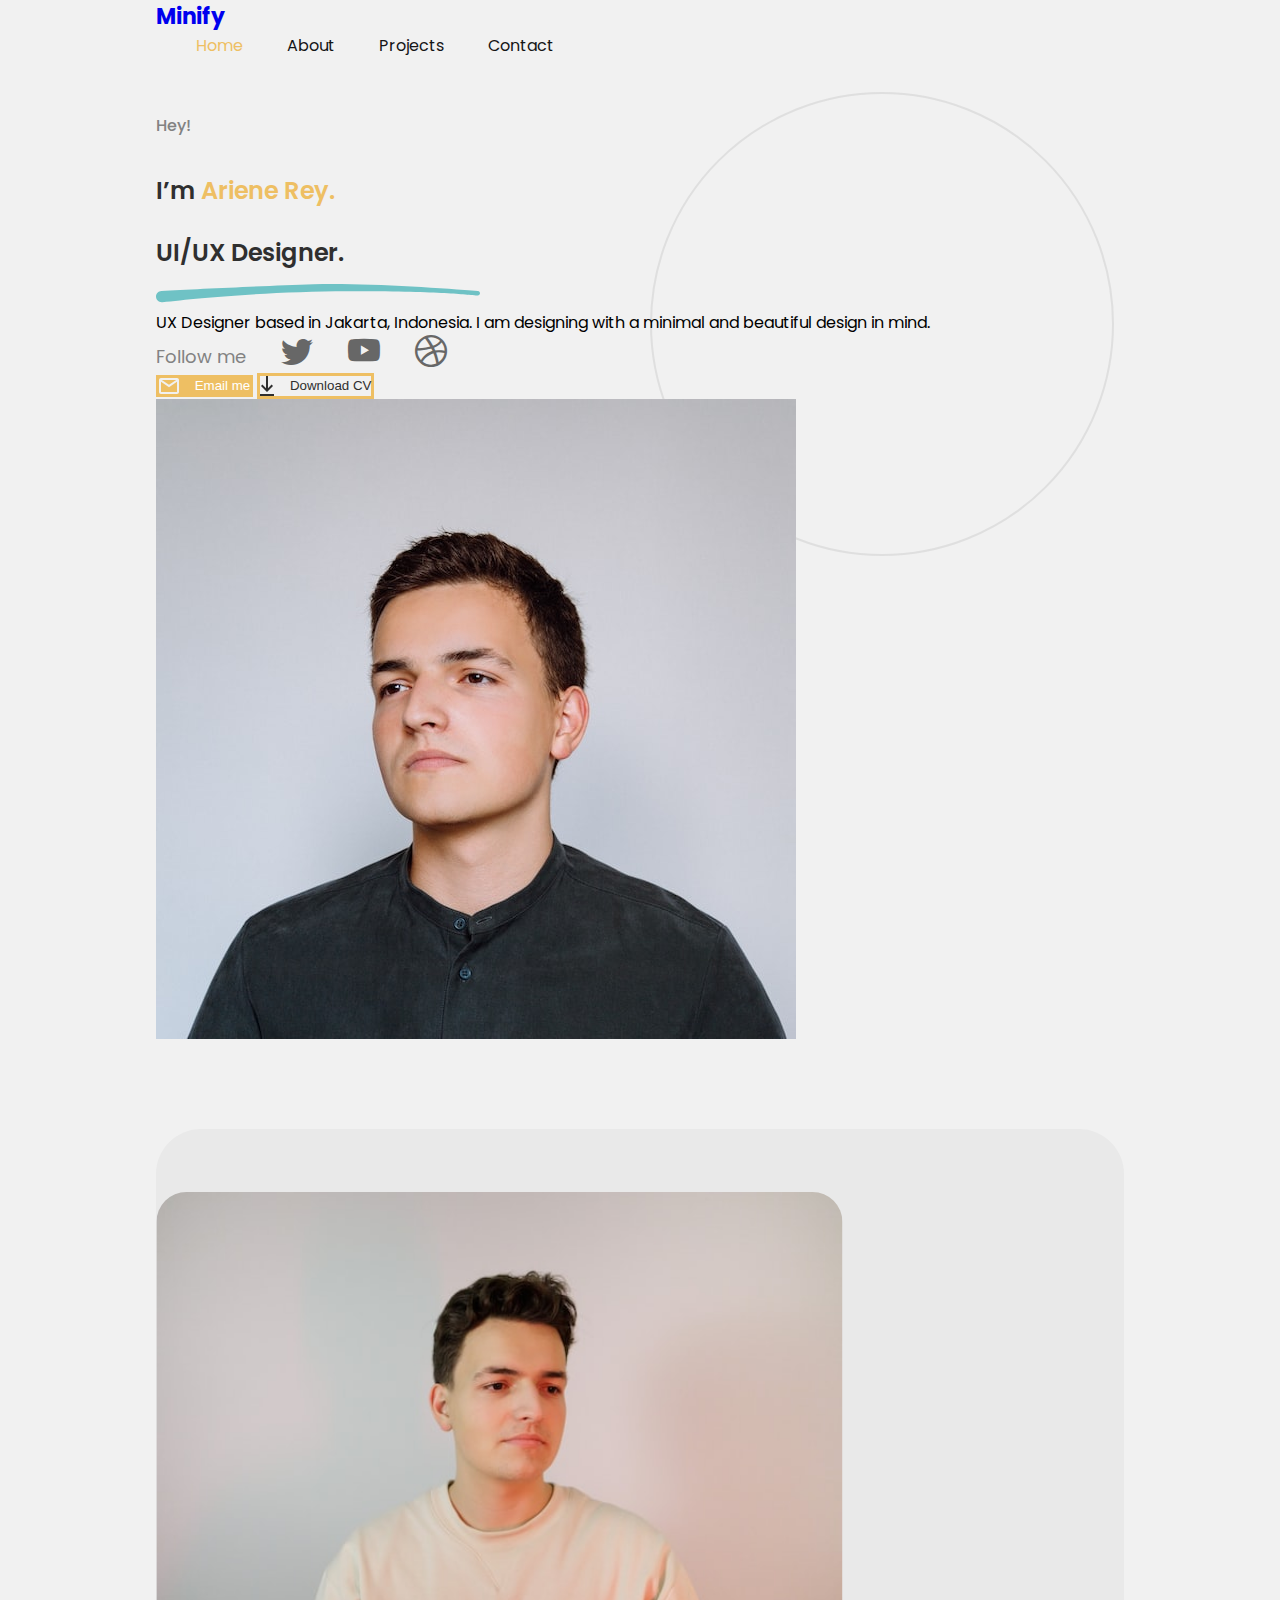
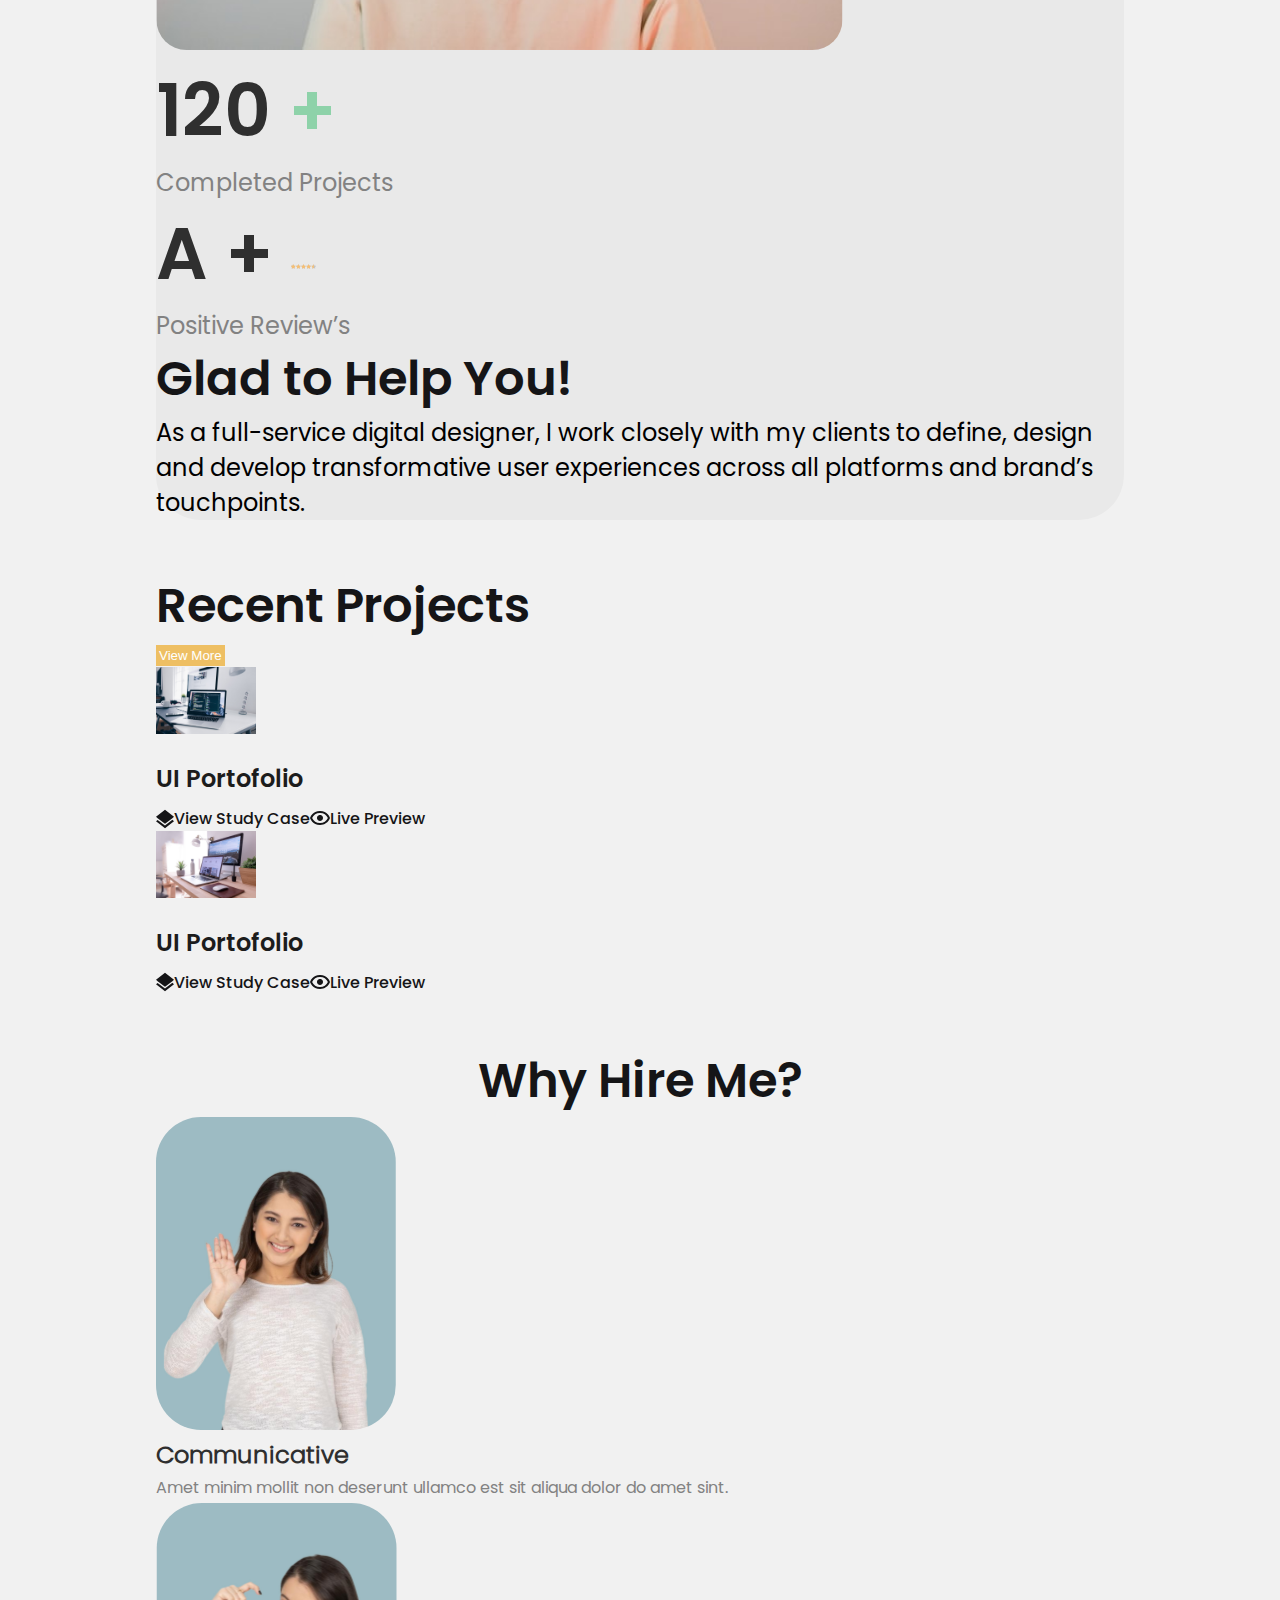
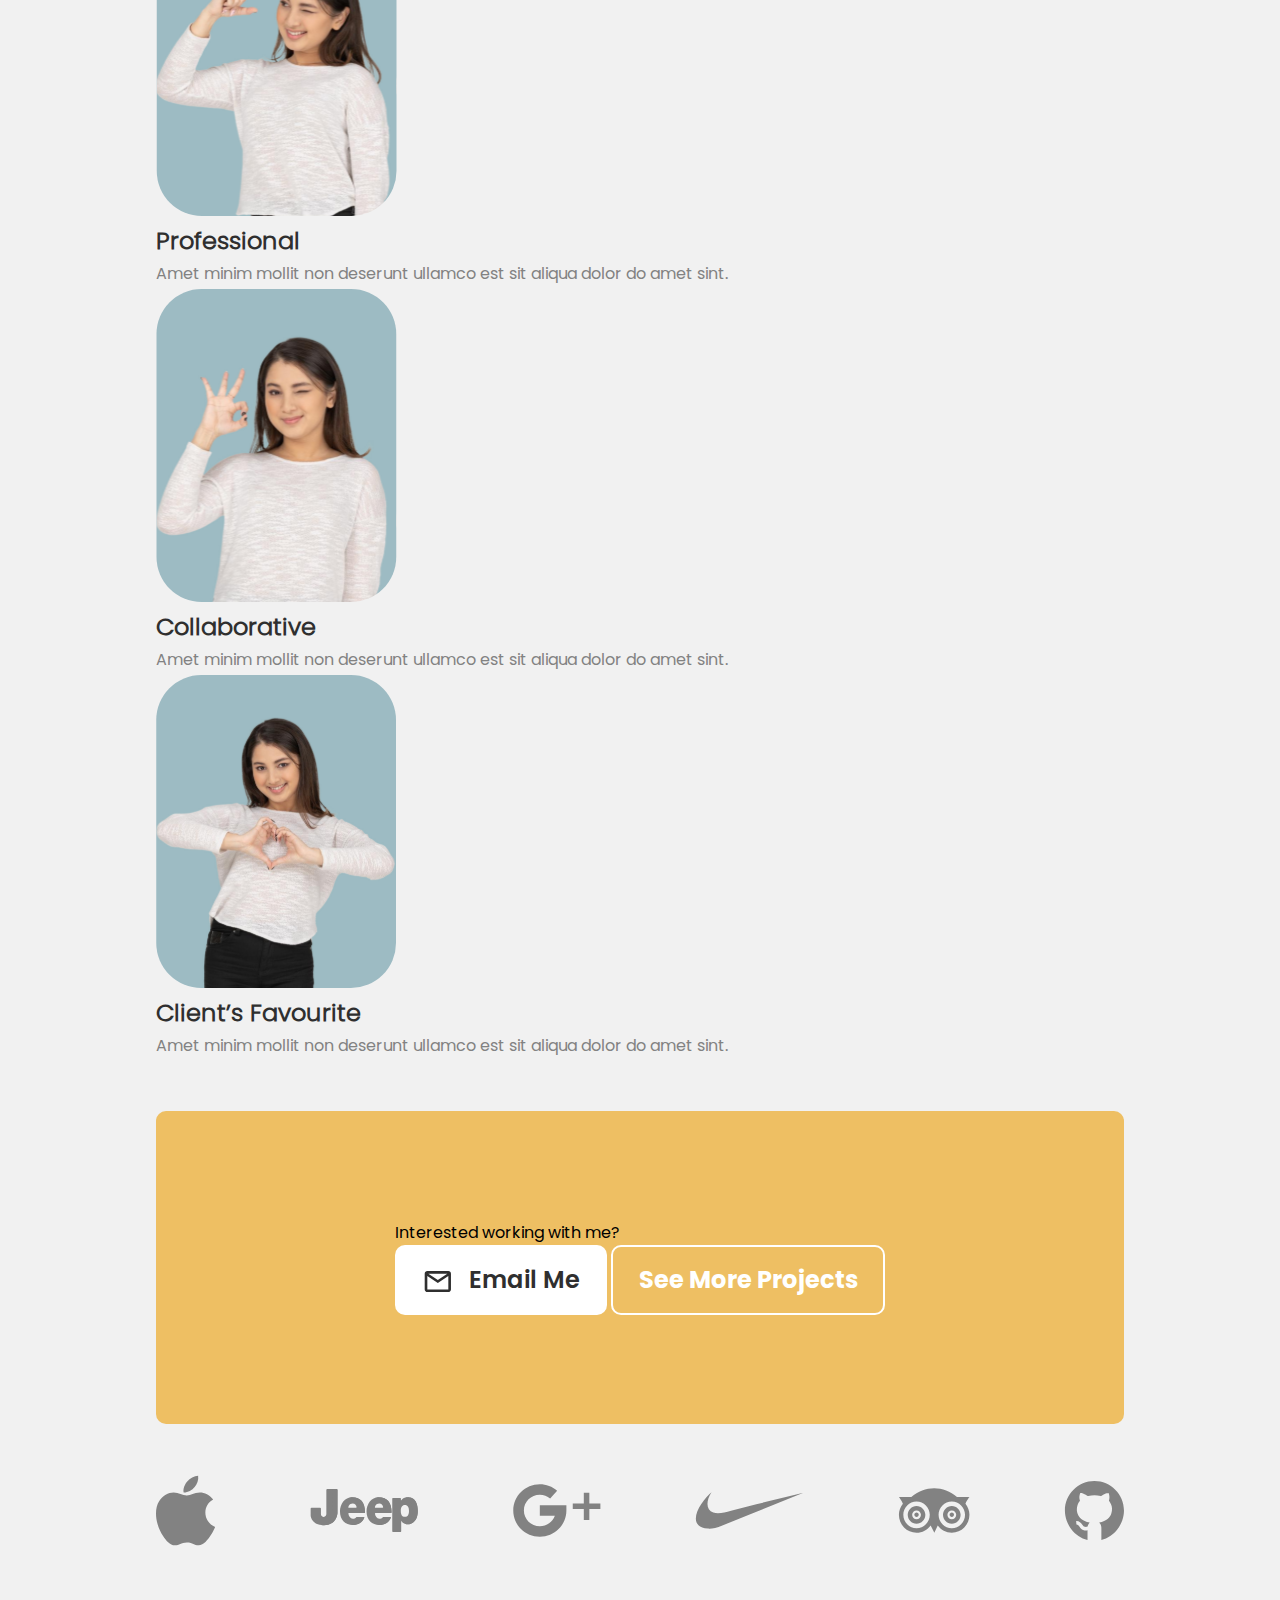
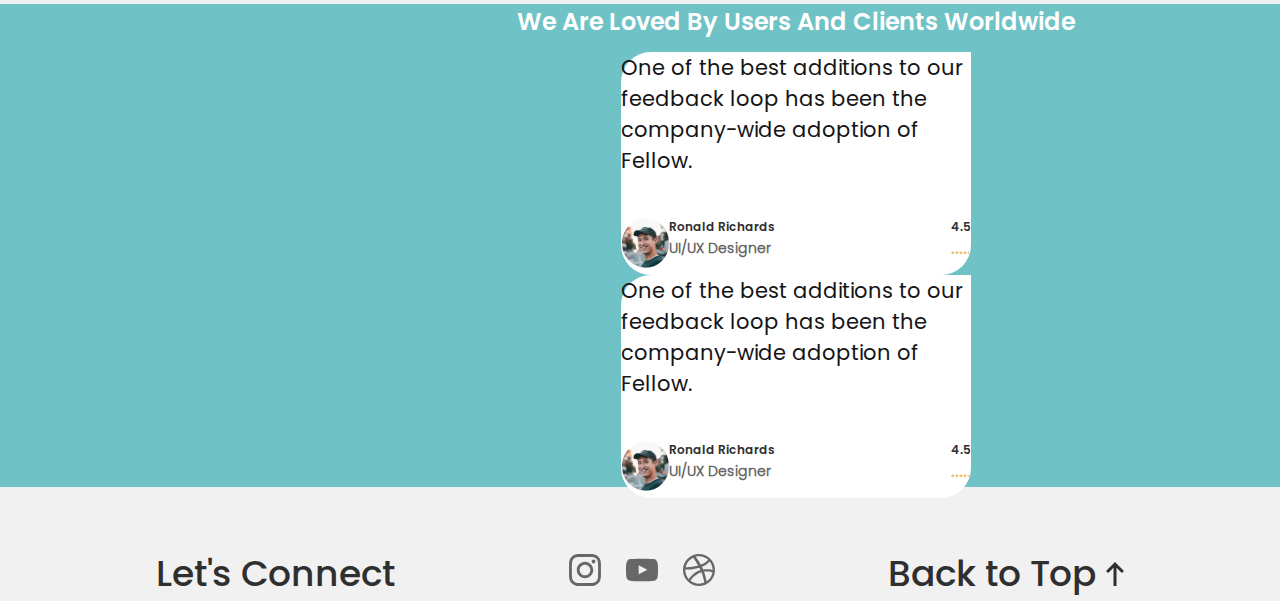
<file: index.html>
<!DOCTYPE html>
<html lang="pt-BR">

<head>
    <meta charset="UTF-8">
    <meta http-equiv="X-UA-Compatible" content="IE=edge">
    <meta name="viewport" content="width=device-width, initial-scale=1.0">
    <title>Minify - Charllys Fernandes</title>
    <meta name="description" content="Website from figma file template.">
    <!-- bootstrap icons -->
    <link rel="stylesheet" href="https://cdn.jsdelivr.net/npm/bootstrap-icons@1.9.1/font/bootstrap-icons.css">
    <!-- bootstrap 5.2 -->
    <link href="https://cdn.jsdelivr.net/npm/bootstrap@5.2.2/dist/css/bootstrap.min.css" rel="stylesheet" integrity="sha384-Zenh87qX5JnK2Jl0vWa8Ck2rdkQ2Bzep5IDxbcnCeuOxjzrPF/et3URy9Bv1WTRi" crossorigin="anonymous">
    <link rel="stylesheet" href="./assets/css/style.css">
</head>

<body>
    <header class="text-center mx-1">
        <nav class="navbar navbar-expand-lg ">
            <div class="container-fluid">
              <a class="navbar-brand title-brand" href="#">Minify</a>
              <ul class="navbar-nav d-flex flex-row">
                  <li class="nav-item">
                    <a class="nav-link active" aria-current="page" href="#">Home</a>
                  </li>
                  <li class="nav-item">
                    <a class="nav-link" href="./about.html">About</a>
                  </li>
                  
                  <li class="nav-item">
                    <a class="nav-link" href="./projects.html">Projects</a>
                  </li>
                  <li class="nav-item">
                    <a class="nav-link" href="#">Contact</a>
                  </li>
                </ul>
              
            </div>
          </nav>
        
    </header>
    <main class="mx-1">
        <section class="hero">
            <div class="container-fluid">
                <div class="row">
                    <div class="col">
                        <span class="text1 fs-5">Hey!</span>
                        <h2 class="text2 fs-2">
                            I’m <span>Ariene Rey.</span>
                            <br> UI/UX Designer.
                        </h2>
                        <svg width="324" height="19" viewBox="0 0 324 19" fill="none" xmlns="http://www.w3.org/2000/svg">
                            <path
                                d="M191.589 7.17545C118.307 7.17545 41.4668 14.1131 6.38388 18.2259C2.99201 18.6235 0 15.9817 0 12.5666C0 9.54554 2.34036 7.05539 5.35757 6.90294C39.9357 5.15576 111.001 1.77231 157.562 0.277794C205.757 -1.26919 285.905 4.01447 321.977 7.00619C323.139 7.10256 324 8.07177 324 9.23783C324 10.5259 322.92 11.5504 321.635 11.4645C304.579 10.3251 284.902 7.17545 191.589 7.17545Z"
                                fill="#6FC2C5" />
                        </svg>
                        <p class="fs-6 my-4">
                            UX Designer based in Jakarta, Indonesia.
                            I am designing with a minimal and beautiful design in mind.
                        </p>
                        <span class="follow fs-5">
                            Follow me
                            <!-- icons -->
                            <a class="#" href="#">
                                <i class="bi bi-twitter"></i>
                            </a>
                            <a href="#">
                                <i class="bi bi-youtube"></i>
                            </a>
                            <a href="#">
                                <i class="bi bi-dribbble"></i>
        
                            </a>
                        </span>
                        <br>
                        <!-- <div class="d-inline-flex justify-content-between w-100 mt-4"> -->
                        <div class="w-100 mt-4 btn-group">
                            <button class="btn fs-6" id="btn1">
                                <svg width="20" height="16" viewBox="0 0 20 16" fill="none" xmlns="http://www.w3.org/2000/svg">
                                    <path
                                        d="M18 16H2C0.89543 16 0 15.1046 0 14V1.913C0.0466084 0.842548 0.928533 -0.00101238 2 9.11911e-07H18C19.1046 9.11911e-07 20 0.895432 20 2V14C20 15.1046 19.1046 16 18 16ZM2 3.868V14H18V3.868L10 9.2L2 3.868ZM2.8 2L10 6.8L17.2 2H2.8Z"
                                        fill="#F1F1F1" />
                                </svg>
                                <span>Email me</span>
                            </button>
                            <button class="btn btn2 fs-6" id="btn2">
                                <svg width="14" height="20" viewBox="0 0 14 20" fill="none" xmlns="http://www.w3.org/2000/svg">
                                    <path d="M14 20H0V18H14V20ZM7 16L1 10L2.41 8.59L6 12.17V0H8V12.17L11.59 8.59L13 10L7 16Z"
                                        fill="#2F2F2F" />
                                </svg>
                                <span >Download CV</span>
                            </button>
                        </div>

                    </div>
                    <div class="col align-self-center">
                        <img class="hero-image-points rounded-circle" src="./assets/images/point.svg" alt="" srcset="">
                        <img class="rounded-circle w-100" src="./assets/images/alex-suprun-ZHvM3XIOHoE-unsplash.jpg" alt="persona" srcset="">
                           <div class="hero-image-circule"></div>
                    </div>
                </div>
            </div>
        </section>

        <section class="glad-card container-fluid mx-3">
            <div class="row">
                <!-- col one -->
                <div class="col align-self-center">
                    <img class="glad-card-image container-fluid mb-5" src="./assets/images/alex-suprun-UUp9z94QhLA-unsplash.jpg" alt="" height="458">

                </div>
                <!-- col two -->
                <div class="col align-self-center">
                    <div class="row">
                        <div class="col">
                            <span class="projects-completed fs-4">120 <strong style="color: #8ED2A9;">+</strong>
                                <p class="fs-6">Completed Projects</p>
                            </span>
                        </div>
                        <div class="col">
                            <div class="row">
                                <span class="projects-completed fs-4 w-auto">A +
                                    <img class="glad-card-star w-50 align-self-center" src="./assets/images/stars.svg" alt=""
                                        srcset="" width="25" height="25">

                                        <p class="fs-6">Positive Review’s</p>
                                </span>
                                </div>
                        </div>
                    </div>
                    <h2 class="glad-card-title title fs-1 my-2">Glad to Help You!</h2>
                    <p class="glad-card-text fs-6">As a full-service digital designer, I work closely with my clients to define,
                        design and develop transformative user experiences across all platforms and brand’s touchpoints.</p>

                </div>

            </div>
            <div>
            </div>
        </section>

        <!-- Projetos Recentes refazer -->

        <!-- section -->
        <section class="container-fluid d-inline-block">
            <div class="d-inline-flex justify-content-between w-100 my-2">
                <h2 class="title fs-1">Recent Projects</h2>
                <button class="btn fs-6">View More</button>

            </div>
            <div class="row">
                <div class="col my-2">
                    <!-- img -->
                    <img class="w-100" src="./assets/images/christopher-gower-m_HRfLhgABo-unsplash (1).jpg" alt="" srcset="" width="100">
                    <p class="card-recent-project-title my-2">UI Portofolio</p>
                    <div class="w-100 card-recent-project-button">
                        <svg width="18" height="20" viewBox="0 0 18 20" fill="none" xmlns="http://www.w3.org/2000/svg">
                            <path
                                d="M9 19.135L0 12.135L1.62 10.875L8.99 16.605L16.37 10.865L18 12.135L9 19.135ZM9 14.865L1.63 9.13499L0 7.86499L9 0.86499L18 7.86499L16.36 9.13499L9 14.865Z"
                                fill="#151517" />
                        </svg>
                        <span class="card-recent-project-options mx-1">View Study Case</span>
                        <svg width="20" height="15" viewBox="0 0 20 15" fill="none" xmlns="http://www.w3.org/2000/svg">
                            <path
                                d="M10 14.0001C8.35987 14.0205 6.7367 13.6665 5.254 12.9651C4.10469 12.4043 3.07265 11.6299 2.213 10.6831C1.30243 9.70422 0.585467 8.56176 0.1 7.3161L0 7.0001L0.105 6.6841C0.590815 5.43953 1.30624 4.29737 2.214 3.3171C3.07334 2.37041 4.10504 1.59596 5.254 1.0351C6.73671 0.333689 8.35988 -0.020288 10 0.000100949C11.6401 -0.0202528 13.2633 0.333723 14.746 1.0351C15.8953 1.59584 16.9274 2.37029 17.787 3.3171C18.6993 4.29466 19.4165 5.43747 19.9 6.6841L20 7.0001L19.895 7.3161C18.3262 11.3999 14.3742 14.0694 10 14.0001ZM10 2.0001C6.59587 1.89343 3.47142 3.8752 2.117 7.0001C3.4712 10.1252 6.59579 12.1071 10 12.0001C13.4041 12.1065 16.5284 10.1248 17.883 7.0001C16.5304 3.87368 13.4047 1.89118 10 2.0001ZM10 10.0001C8.55733 10.0097 7.30937 8.99746 7.02097 7.58387C6.73256 6.17029 7.48427 4.75012 8.81538 4.19376C10.1465 3.6374 11.6852 4.10024 12.4885 5.29861C13.2919 6.49698 13.1354 8.09618 12.115 9.1161C11.5563 9.68136 10.7948 9.99967 10 10.0001Z"
                                fill="#151517" />
                        </svg>
                        <span class="card-recent-project-options mx-1">Live Preview</span>
                        
                    </div>
                    
                </div>
                <div class="col my-2">
                    <img class="w-100" src="./assets/images//domenico-loia-hGV2TfOh0ns-unsplash.jpg" alt="" srcset="" width="100">
                    <p class="card-recent-project-title my-2">UI Portofolio</p>
                    <div class="w-100 card-recent-project-button">
                        <svg width="18" height="20" viewBox="0 0 18 20" fill="none" xmlns="http://www.w3.org/2000/svg">
                            <path
                                d="M9 19.135L0 12.135L1.62 10.875L8.99 16.605L16.37 10.865L18 12.135L9 19.135ZM9 14.865L1.63 9.13499L0 7.86499L9 0.86499L18 7.86499L16.36 9.13499L9 14.865Z"
                                fill="#151517" />
                        </svg>
                        <span class="card-recent-project-options mx-1">View Study Case</span>
                        <svg width="20" height="15" viewBox="0 0 20 15" fill="none" xmlns="http://www.w3.org/2000/svg">
                            <path
                                d="M10 14.0001C8.35987 14.0205 6.7367 13.6665 5.254 12.9651C4.10469 12.4043 3.07265 11.6299 2.213 10.6831C1.30243 9.70422 0.585467 8.56176 0.1 7.3161L0 7.0001L0.105 6.6841C0.590815 5.43953 1.30624 4.29737 2.214 3.3171C3.07334 2.37041 4.10504 1.59596 5.254 1.0351C6.73671 0.333689 8.35988 -0.020288 10 0.000100949C11.6401 -0.0202528 13.2633 0.333723 14.746 1.0351C15.8953 1.59584 16.9274 2.37029 17.787 3.3171C18.6993 4.29466 19.4165 5.43747 19.9 6.6841L20 7.0001L19.895 7.3161C18.3262 11.3999 14.3742 14.0694 10 14.0001ZM10 2.0001C6.59587 1.89343 3.47142 3.8752 2.117 7.0001C3.4712 10.1252 6.59579 12.1071 10 12.0001C13.4041 12.1065 16.5284 10.1248 17.883 7.0001C16.5304 3.87368 13.4047 1.89118 10 2.0001ZM10 10.0001C8.55733 10.0097 7.30937 8.99746 7.02097 7.58387C6.73256 6.17029 7.48427 4.75012 8.81538 4.19376C10.1465 3.6374 11.6852 4.10024 12.4885 5.29861C13.2919 6.49698 13.1354 8.09618 12.115 9.1161C11.5563 9.68136 10.7948 9.99967 10 10.0001Z"
                                fill="#151517" />
                        </svg>
                        <span class="card-recent-project-options mx-1">Live Preview</span>

                    </div>
                </div>
            </div>

        </section>
        <!-- Hire Me -->
        <!-- Reescrever -->
        <!-- section -->
        <section class="container-fluid "> 
            <h2 class="title hire-me fs-1 my-2">Why Hire Me?</h2>
            <div class="row justify-content-md-center row-cols-4 row-cols-sm-2 row-cols-lg-3 row-cols-xl-4 row-cols-md-3 ">
                <div class="col-3">
                    <img class="w-100" src="./assets/images/communicative.svg" alt="">
                    <h2 class="w-100 hire-me-title fs-5">Communicative</h2>
                    <p class=" w-100 hire-me-subtitle fs-6">Amet minim mollit non deserunt ullamco est sit aliqua dolor do amet sint. </p>

                </div>
                <div class="col-3">
                    <img class="w-100" src="./assets/images/professional.svg" alt="" >
                    <h2 class="w-100 fs-5 hire-me-title">Professional</h2>
                    <p class="w-100 fs-6 hire-me-subtitle">Amet minim mollit non deserunt ullamco est sit aliqua dolor do amet sint. </p>

                </div>
                <div class="col-3">
                    <img class="w-100" src="./assets/images/collaborative.svg" alt="">
                    <h2 class="w-100 fs-5 hire-me-title">Collaborative</h2>
                    <p class="w-100 fs-6 hire-me-subtitle">Amet minim mollit non deserunt ullamco est sit aliqua dolor do amet sint. </p>

                </div>
                <div class="col-3">
                    <img class="w-100" src="./assets/images/favourite.svg" alt="">
                    <h2 class="w-100 fs-5 hire-me-title">Client’s Favourite</h2>
                    <p class="w-100 fs-6 hire-me-subtitle">Amet minim mollit non deserunt ullamco est sit aliqua dolor do amet sint. </p>

                </div>
            </div>

        </section>

        <!-- Section CTA -->


        <section class="mx-3">
            <div class="cta">
                <div class="row w-100 h-100">
                    <div class="col align-self-center">
                        <p class="fs-2 fw-bold text-white ps-5 h-100" >Interested working with me?</p>
                        
                    </div>
                    <div class="col text-end align-self-center pe-5">
                        <button class="cta-button1 my-2">
                            <svg width="27" height="21" viewBox="0 0 27 21" fill="none" xmlns="http://www.w3.org/2000/svg">
                                <path d="M24.3337 21H3.33374C1.88399 21 0.70874 19.8248 0.70874 18.375V2.51081C0.769914 1.10584 1.92744 -0.00132874 3.33374 1.19688e-06H24.3337C25.7835 1.19688e-06 26.9587 1.17525 26.9587 2.625V18.375C26.9587 19.8248 25.7835 21 24.3337 21ZM3.33374 5.07675V18.375H24.3337V5.07675L13.8337 12.075L3.33374 5.07675ZM4.38374 2.625L13.8337 8.925L23.2837 2.625H4.38374Z" fill="#2F2F2F"/>
                                </svg>
                                
                            Email Me
                        </button>
                        <button class="cta-button2 my-2">See More Projects</button>

                    </div>
                </div>
            </div>
        </div>
        </section>

        <section class="brands">
            <svg width="1014" height="73" viewBox="0 0 1014 73" fill="none" xmlns="http://www.w3.org/2000/svg">
                <path d="M44.1466 0C40.1327 0.271057 35.4411 2.77949 32.7071 6.04596C30.2131 9.00921 28.1614 13.4104 28.9613 17.6876C33.3471 17.8209 37.8787 15.2527 40.5044 11.9311C42.9608 8.83923 44.8196 4.46556 44.1466 0Z" fill="#828282"/>
                <path d="M59.8996 25.0148C56.1841 20.3815 50.9625 17.6926 46.0312 17.6926C39.5211 17.6926 36.7674 20.792 32.2444 20.792C27.5808 20.792 24.0377 17.7016 18.4078 17.7016C12.8777 17.7016 6.9892 21.0627 3.25558 26.8104C-1.99327 34.9041 -1.09502 50.1215 7.4111 63.0832C10.4552 67.721 14.52 72.9364 19.8368 72.9815C24.5685 73.0266 25.9023 69.9633 32.3125 69.9317C38.7227 69.8956 39.9385 73.0221 44.6611 72.9725C49.9825 72.9319 54.2696 67.1526 57.3137 62.5147C59.4958 59.1897 60.3078 57.5159 62 53.7623C49.6922 49.1019 47.7188 31.6964 59.8996 25.0148Z" fill="#828282"/>
                <path d="M189.251 14.0636H179.32C178.836 14.0636 178.443 14.4535 178.443 14.9345V40.2775C178.443 40.2775 178.225 43.1857 175.589 43.1857C172.954 43.1857 172.766 40.2775 172.766 40.2775V34.4636C172.766 33.9826 172.373 33.5926 171.889 33.5926H162.877C162.393 33.5926 162 33.9826 162 34.4636V41.8087C162 41.8087 162.565 51.9494 175.861 51.9494C189.666 51.9494 190.084 39.4623 190.084 39.4623L190.128 14.9361C190.129 14.4544 189.736 14.0636 189.251 14.0636Z" fill="#828282"/>
                <path fill-rule="evenodd" clip-rule="evenodd" d="M218.99 38.3374C218.996 38.7048 218.702 39.0076 218.332 39.0076L202.128 39.0074C201.729 39.0074 201.416 39.358 201.476 39.7495C201.911 42.5843 203.459 45.2076 206.118 45.2076C207.462 45.2076 208.919 44.6254 209.751 43.5691C209.875 43.4119 210.064 43.3202 210.265 43.3202H217.54C218.008 43.3202 218.321 43.7893 218.15 44.221C216.097 49.3976 211.343 51.8144 206.119 51.8144C198.497 51.8144 192.715 46.6911 192.715 37.6579C192.715 29.8381 197.709 22.6504 205.33 22.6504C214.588 22.6504 218.813 28.2436 218.99 38.3374ZM210.139 32.8895C209.833 30.8025 208.24 29.1751 206.118 29.1751C202.159 29.1751 201.608 32.4734 201.532 33.3903C201.521 33.5173 201.622 33.6244 201.75 33.6244H209.486C209.881 33.6244 210.196 33.2786 210.139 32.8895Z" fill="#828282"/>
                <path fill-rule="evenodd" clip-rule="evenodd" d="M246.811 38.3374C246.817 38.7048 246.523 39.0076 246.153 39.0076L229.949 39.0074C229.55 39.0074 229.237 39.358 229.297 39.7495C229.732 42.5843 231.279 45.2076 233.939 45.2076C235.282 45.2076 236.739 44.6254 237.571 43.5691C237.695 43.4119 237.885 43.3202 238.086 43.3202H245.361C245.828 43.3202 246.141 43.7893 245.97 44.221C243.918 49.3976 239.164 51.8144 233.939 51.8144C226.317 51.8144 220.536 46.6911 220.536 37.6579C220.536 29.8381 225.529 22.6504 233.15 22.6504C242.409 22.6504 246.634 28.2436 246.811 38.3374ZM237.959 32.8895C237.653 30.8025 236.061 29.1751 233.939 29.1751C229.979 29.1751 229.429 32.4734 229.352 33.3903C229.342 33.5173 229.443 33.6244 229.571 33.6244H237.306C237.702 33.6244 238.016 33.2786 237.959 32.8895Z" fill="#828282"/>
                <path fill-rule="evenodd" clip-rule="evenodd" d="M256.58 26.2911C256.58 26.2911 258.297 22.6511 263.918 22.6511C265.833 22.6511 274.246 23.0861 274.246 36.9417C274.246 50.7975 263.783 50.9634 263.783 50.9634C263.783 50.9634 258.938 51.2437 256.851 47.3234V58.2652C256.851 58.626 256.557 58.9184 256.194 58.9184H248.134C247.771 58.9184 247.476 58.626 247.476 58.2652V23.9771C247.476 23.6163 247.771 23.3239 248.134 23.3239H255.923C256.286 23.3239 256.58 23.6163 256.58 23.9771V26.2911ZM256.434 36.9171C256.434 40.3193 257.534 43.0779 260.725 43.0779C263.916 43.0779 265.016 40.3193 265.016 36.9171C265.016 33.5127 263.744 30.7541 260.725 30.7541C257.705 30.7541 256.434 33.5125 256.434 36.9171Z" fill="#828282"/>
                <path d="M184.483 14.0636L184.438 39.4621C184.438 39.4621 184.075 50.2449 172.943 51.7691C173.84 51.8856 174.811 51.9494 175.861 51.9494C189.666 51.9494 190.084 39.4623 190.084 39.4623L190.128 14.9361C190.129 14.4544 189.736 14.0636 189.251 14.0636H184.483Z" fill="#828282"/>
                <path d="M203.295 51.5646C204.201 51.7294 205.144 51.8144 206.119 51.8144C211.343 51.8144 216.097 49.3976 218.15 44.221C218.321 43.7893 218.008 43.3202 217.54 43.3202H212.824C211.305 48.1077 207.635 50.7786 203.295 51.5646Z" fill="#828282"/>
                <path d="M213.35 39.0076H218.332C218.702 39.0076 218.996 38.7048 218.99 38.3374C218.813 28.2436 214.588 22.6504 205.33 22.6504C204.488 22.6504 203.68 22.7428 202.905 22.9095C210.105 24.1433 213.35 29.7715 213.35 39.0076Z" fill="#828282"/>
                <path d="M241.17 39.0076H246.153C246.523 39.0076 246.817 38.7048 246.811 38.3374C246.634 28.2436 242.409 22.6504 233.15 22.6504C232.308 22.6504 231.5 22.7428 230.726 22.9095C237.925 24.1433 241.17 29.7715 241.17 39.0076Z" fill="#828282"/>
                <path d="M231.115 51.5646C232.021 51.7294 232.965 51.8144 233.939 51.8144C239.164 51.8144 243.918 49.3976 245.97 44.221C246.141 43.7893 245.828 43.3202 245.361 43.3202H240.645C239.126 48.1077 235.455 50.7786 231.115 51.5646Z" fill="#828282"/>
                <path d="M263.918 22.6511C262.806 22.6511 261.85 22.7948 261.027 23.0232C264.188 23.912 268.6 26.9069 268.6 36.9417C268.6 46.3749 263.751 49.4619 260.655 50.472C262.319 51.0464 263.783 50.9634 263.783 50.9634C263.783 50.9634 274.246 50.7975 274.246 36.9417C274.246 23.0861 265.833 22.6511 263.918 22.6511Z" fill="#828282"/>
                <path d="M453.93 29.2321V17.7938H448.143V29.2321H436.569V34.9512H448.143V46.3895H453.93V34.9512H465.504V29.2321H453.93Z" fill="#828282"/>
                <path d="M402.069 30.9918V41.9902H417.811C415.513 48.3912 409.325 52.9885 402.069 52.9885C392.865 52.9885 385.375 45.5866 385.375 36.491C385.375 27.3953 392.865 19.9934 402.069 19.9934C406.058 19.9934 409.898 21.4067 412.881 23.9748L420.192 15.6821C415.184 11.3707 408.752 8.99508 402.069 8.99508C386.727 8.99508 374.246 21.3297 374.246 36.491C374.246 51.6522 386.727 63.9869 402.069 63.9869C417.41 63.9869 429.891 51.6522 429.891 36.491V30.9918H402.069Z" fill="#828282"/>
                <path d="M628.848 29.9449L602.418 36.7604C595.557 38.4313 589.556 40.6569 583.773 38.7086C575.911 35.3668 576.052 26.6724 581.913 17.4233C571.551 25.8404 552.905 52.7556 578.123 55.4734C581.335 55.8894 587.055 54.7801 593.268 52.2078L621.846 40.6638L678.214 17.978L628.848 29.9449Z" fill="#828282"/>
                <path fill-rule="evenodd" clip-rule="evenodd" d="M852.095 22.2735H839.073C825.267 10.0535 805.042 10.0535 791.235 22.2735H778.214C778.214 22.2735 781.169 25.9395 782.369 29.3705C779.783 32.5665 778.214 36.6085 778.214 41.0735C778.214 51.4605 786.479 59.8735 796.684 59.8735C802.733 59.8735 808.089 56.8655 811.46 52.2595L815.339 59.8735L818.895 52.3065C822.265 56.8655 827.576 59.8735 833.625 59.8735C843.83 59.8735 852.095 51.4605 852.095 41.0735C852.095 36.6085 850.525 32.5665 847.939 29.3705C849.14 25.9395 852.095 22.2735 852.095 22.2735ZM796.684 55.1735C789.065 55.1735 782.831 48.8285 782.831 41.0735C782.831 33.3185 789.065 26.9735 796.684 26.9735C804.303 26.9735 810.537 33.3185 810.537 41.0735C810.537 48.8285 804.303 55.1735 796.684 55.1735ZM819.772 41.0735C819.772 48.8285 826.006 55.1735 833.625 55.1735C841.244 55.1735 847.477 48.8285 847.477 41.0735C847.477 33.3185 841.244 26.9735 833.625 26.9735C826.006 26.9735 819.772 33.3185 819.772 41.0735Z" fill="#828282"/>
                <path fill-rule="evenodd" clip-rule="evenodd" d="M787.449 41.0735C787.449 35.8894 791.591 31.6735 796.684 31.6735C801.777 31.6735 805.919 35.8894 805.919 41.0735C805.919 46.2576 801.777 50.4735 796.684 50.4735C791.591 50.4735 787.449 46.2576 787.449 41.0735ZM792.066 41.0735C792.066 43.6632 794.14 45.7735 796.684 45.7735C799.228 45.7735 801.302 43.6632 801.302 41.0735C801.302 38.4838 799.228 36.3735 796.684 36.3735C794.14 36.3735 792.066 38.4838 792.066 41.0735Z" fill="#828282"/>
                <path fill-rule="evenodd" clip-rule="evenodd" d="M824.39 41.0735C824.39 35.8894 828.531 31.6735 833.625 31.6735C838.718 31.6735 842.86 35.8894 842.86 41.0735C842.86 46.2576 838.718 50.4735 833.625 50.4735C828.531 50.4735 824.39 46.2576 824.39 41.0735ZM829.007 41.0735C829.007 43.6632 831.076 45.7735 833.625 45.7735C836.174 45.7735 838.242 43.6632 838.242 41.0735C838.242 38.4838 836.174 36.3735 833.625 36.3735C831.076 36.3735 829.007 38.4838 829.007 41.0735Z" fill="#828282"/>
                <path d="M796.684 43.4235C797.959 43.4235 798.993 42.3714 798.993 41.0735C798.993 39.7756 797.959 38.7235 796.684 38.7235C795.409 38.7235 794.375 39.7756 794.375 41.0735C794.375 42.3714 795.409 43.4235 796.684 43.4235Z" fill="#828282"/>
                <path d="M833.625 43.4235C834.9 43.4235 835.934 42.3714 835.934 41.0735C835.934 39.7756 834.9 38.7235 833.625 38.7235C832.35 38.7235 831.316 39.7756 831.316 41.0735C831.316 42.3714 832.35 43.4235 833.625 43.4235Z" fill="#828282"/>
                <path d="M983.038 5.54773C966.043 5.54773 952.095 19.4952 952.095 36.491C952.095 50.9942 962.272 64.1688 975.786 67.4342V57.1969C974.447 57.4902 973.215 57.4986 971.852 57.0968C970.023 56.5572 968.537 55.339 967.434 53.4815C966.731 52.2955 965.485 51.0093 964.185 51.1038L963.866 47.4918C966.677 47.251 969.109 49.2043 970.552 51.6293C971.193 52.7077 971.931 53.3399 972.878 53.6194C973.794 53.889 974.777 53.7596 975.922 53.355C976.21 51.0617 977.261 50.2034 978.054 48.9946V48.9927C969.995 47.7906 966.782 43.5148 965.508 40.1398C963.818 35.6586 964.725 30.0602 967.712 26.5223C967.77 26.4534 967.875 26.273 967.834 26.147C966.465 22.0095 968.134 18.5868 968.195 18.2237C969.776 18.6912 970.033 17.7535 975.062 20.8088L975.931 21.331C976.295 21.5477 976.18 21.424 976.544 21.3966C978.643 20.8262 980.857 20.5113 983.038 20.483C985.235 20.5113 987.435 20.8262 989.621 21.4197L989.903 21.4481C989.878 21.4443 989.979 21.4301 990.149 21.3291C996.431 17.524 996.205 18.7676 997.89 18.2199C997.951 18.5835 999.597 22.0619 998.242 26.147C998.06 26.7098 1003.69 31.8643 1000.57 40.1384C999.294 43.5148 996.082 47.7906 988.022 48.9927V48.9946C989.056 50.5693 990.297 51.4069 990.29 54.6553V67.4342C1003.8 64.1688 1013.98 50.9942 1013.98 36.491C1013.98 19.4952 1000.03 5.54773 983.038 5.54773Z" fill="#828282"/>
                </svg>
                
        </section>
        
        <!-- Section slider -->
        <!-- Reescrever -->
        
        <section class="slider-user">
        </section>
        <section class="section-slide-user-cards">
            <h2 class="slider-user-title fs-1 w-100 my-3">We Are Loved By Users And Clients Worldwide</h2>
            <div class="row w-100">
                <div class="col mx-2">
                    <div class="slider-user-card w-100 container-fluid p-2">
                        <p class="p-2">One of the best additions to our feedback loop has been the company-wide adoption of Fellow.</p>
                        <div >
                            <!-- img -->
                            <span class="align-self-center text-center p-2">
                                <svg width="48" height="50" viewBox="0 0 48 50" fill="none" xmlns="http://www.w3.org/2000/svg" xmlns:xlink="http://www.w3.org/1999/xlink">
                                    <rect width="47.9167" height="50" rx="23.9583" fill="url(#pattern0)"/>
                                    <defs>
                                    <pattern id="pattern0" patternContentUnits="objectBoundingBox" width="1" height="1">
                                    <use xlink:href="#image0_54_226" transform="translate(-0.0217392) scale(0.0142942 0.0136986)"/>
                                    </pattern>
                                    <image id="image0_54_226" width="73" height="73" xlink:href="[data-uri]"/>
                                    </defs>
                                    </svg>
                            </span>
                                
                            <span class="align-self-center text-start" style="width: inherit;">
                                <h2 class="fs-6">Ronald Richards</h2>
                                    <h3 class="fs-6">UI/UX Designer</h3>
            
                            </span>
                            
                                <span class="w-50 align-self-center text-center">
                                    <h2 class="fs-6 text-center">4.5</h2>
                                    <svg viewBox="0 0 145 24" fill="none" xmlns="http://www.w3.org/2000/svg">
                                        <mask id="mask0_54_262" style="mask-type:alpha" maskUnits="userSpaceOnUse" x="0" y="0" width="145" height="24">
                                        <path d="M11.489 0.834866L8.34735 7.04035L1.31828 8.03866C0.0577565 8.21677 -0.447413 9.73064 0.466703 10.5977L5.55208 15.4252L4.34929 22.2447C4.13279 23.4774 5.46548 24.4007 6.58166 23.8242L12.8698 20.6043L19.158 23.8242C20.2742 24.396 21.6069 23.4774 21.3904 22.2447L20.1876 15.4252L25.2729 10.5977C26.1871 9.73064 25.6819 8.21677 24.4214 8.03866L17.3923 7.04035L14.2506 0.834866C13.6877 -0.271247 12.0567 -0.285308 11.489 0.834866Z" fill="#C4C4C4"/>
                                        <path d="M41.3041 0.834866L38.1624 7.04035L31.1334 8.03866C29.8728 8.21677 29.3677 9.73064 30.2818 10.5977L35.3672 15.4252L34.1644 22.2447C33.9479 23.4774 35.2806 24.4007 36.3967 23.8242L42.6849 20.6043L48.9731 23.8242C50.0892 24.396 51.4219 23.4774 51.2054 22.2447L50.0026 15.4252L55.088 10.5977C56.0021 9.73064 55.497 8.21677 54.2364 8.03866L47.2074 7.04035L44.0657 0.834866C43.5028 -0.271247 41.8718 -0.285308 41.3041 0.834866Z" fill="#C4C4C4"/>
                                        <path d="M71.1192 0.834866L67.9775 7.04035L60.9485 8.03866C59.6879 8.21677 59.1828 9.73064 60.0969 10.5977L65.1823 15.4252L63.9795 22.2447C63.763 23.4774 65.0957 24.4007 66.2119 23.8242L72.5 20.6043L78.7882 23.8242C79.9044 24.396 81.237 23.4774 81.0205 22.2447L79.8178 15.4252L84.9031 10.5977C85.8172 9.73064 85.3121 8.21677 84.0516 8.03866L77.0225 7.04035L73.8808 0.834866C73.3179 -0.271247 71.6869 -0.285308 71.1192 0.834866Z" fill="#C4C4C4"/>
                                        <path d="M100.934 0.834866L97.7926 7.04035L90.7636 8.03866C89.503 8.21677 88.9979 9.73064 89.912 10.5977L94.9974 15.4252L93.7946 22.2447C93.5781 23.4774 94.9108 24.4007 96.0269 23.8242L102.315 20.6043L108.603 23.8242C109.719 24.396 111.052 23.4774 110.836 22.2447L109.633 15.4252L114.718 10.5977C115.632 9.73064 115.127 8.21677 113.867 8.03866L106.838 7.04035L103.696 0.834866C103.133 -0.271247 101.502 -0.285308 100.934 0.834866Z" fill="#C4C4C4"/>
                                        <path d="M130.749 0.834866L127.608 7.04035L120.579 8.03866C119.318 8.21677 118.813 9.73064 119.727 10.5977L124.812 15.4252L123.61 22.2447C123.393 23.4774 124.726 24.4007 125.842 23.8242L132.13 20.6043L138.418 23.8242C139.535 24.396 140.867 23.4774 140.651 22.2447L139.448 15.4252L144.533 10.5977C145.447 9.73064 144.942 8.21677 143.682 8.03866L136.653 7.04035L133.511 0.834866C132.948 -0.271247 131.317 -0.285308 130.749 0.834866Z" fill="#C4C4C4"/>
                                        </mask>
                                        <g mask="url(#mask0_54_262)">
                                        <rect x="-4" y="-3" width="136" height="31" fill="#F5BF75"/>
                                        </g>
                                    </svg>
                                </span>
                                
                        </div>
            
                    </div>
                </div>
                <div class="col mx-2">
                    <div class="slider-user-card w-100 container-fluid p-2">
                        <p class="p-2">One of the best additions to our feedback loop has been the company-wide adoption of Fellow.</p>
                        <div >
                            <!-- img -->
                            <span class="align-self-center text-center p-2">
                                <svg width="48" height="50" viewBox="0 0 48 50" fill="none" xmlns="http://www.w3.org/2000/svg" xmlns:xlink="http://www.w3.org/1999/xlink">
                                    <rect width="47.9167" height="50" rx="23.9583" fill="url(#pattern0)"/>
                                    <defs>
                                    <pattern id="pattern0" patternContentUnits="objectBoundingBox" width="1" height="1">
                                    <use xlink:href="#image0_54_226" transform="translate(-0.0217392) scale(0.0142942 0.0136986)"/>
                                    </pattern>
                                    <image id="image0_54_226" width="73" height="73" xlink:href="[data-uri]"/>
                                    </defs>
                                    </svg>
                            </span>
                                
                            <span class="align-self-center text-start" style="width: inherit;">
                                <h2 class="fs-6">Ronald Richards</h2>
                                    <h3 class="fs-6">UI/UX Designer</h3>
            
                            </span>
                            
                                <span class="w-50 align-self-center text-center">
                                    <h2 class="fs-6 text-center">4.5</h2>
                                    <svg viewBox="0 0 145 24" fill="none" xmlns="http://www.w3.org/2000/svg">
                                        <mask id="mask0_54_262" style="mask-type:alpha" maskUnits="userSpaceOnUse" x="0" y="0" width="145" height="24">
                                        <path d="M11.489 0.834866L8.34735 7.04035L1.31828 8.03866C0.0577565 8.21677 -0.447413 9.73064 0.466703 10.5977L5.55208 15.4252L4.34929 22.2447C4.13279 23.4774 5.46548 24.4007 6.58166 23.8242L12.8698 20.6043L19.158 23.8242C20.2742 24.396 21.6069 23.4774 21.3904 22.2447L20.1876 15.4252L25.2729 10.5977C26.1871 9.73064 25.6819 8.21677 24.4214 8.03866L17.3923 7.04035L14.2506 0.834866C13.6877 -0.271247 12.0567 -0.285308 11.489 0.834866Z" fill="#C4C4C4"/>
                                        <path d="M41.3041 0.834866L38.1624 7.04035L31.1334 8.03866C29.8728 8.21677 29.3677 9.73064 30.2818 10.5977L35.3672 15.4252L34.1644 22.2447C33.9479 23.4774 35.2806 24.4007 36.3967 23.8242L42.6849 20.6043L48.9731 23.8242C50.0892 24.396 51.4219 23.4774 51.2054 22.2447L50.0026 15.4252L55.088 10.5977C56.0021 9.73064 55.497 8.21677 54.2364 8.03866L47.2074 7.04035L44.0657 0.834866C43.5028 -0.271247 41.8718 -0.285308 41.3041 0.834866Z" fill="#C4C4C4"/>
                                        <path d="M71.1192 0.834866L67.9775 7.04035L60.9485 8.03866C59.6879 8.21677 59.1828 9.73064 60.0969 10.5977L65.1823 15.4252L63.9795 22.2447C63.763 23.4774 65.0957 24.4007 66.2119 23.8242L72.5 20.6043L78.7882 23.8242C79.9044 24.396 81.237 23.4774 81.0205 22.2447L79.8178 15.4252L84.9031 10.5977C85.8172 9.73064 85.3121 8.21677 84.0516 8.03866L77.0225 7.04035L73.8808 0.834866C73.3179 -0.271247 71.6869 -0.285308 71.1192 0.834866Z" fill="#C4C4C4"/>
                                        <path d="M100.934 0.834866L97.7926 7.04035L90.7636 8.03866C89.503 8.21677 88.9979 9.73064 89.912 10.5977L94.9974 15.4252L93.7946 22.2447C93.5781 23.4774 94.9108 24.4007 96.0269 23.8242L102.315 20.6043L108.603 23.8242C109.719 24.396 111.052 23.4774 110.836 22.2447L109.633 15.4252L114.718 10.5977C115.632 9.73064 115.127 8.21677 113.867 8.03866L106.838 7.04035L103.696 0.834866C103.133 -0.271247 101.502 -0.285308 100.934 0.834866Z" fill="#C4C4C4"/>
                                        <path d="M130.749 0.834866L127.608 7.04035L120.579 8.03866C119.318 8.21677 118.813 9.73064 119.727 10.5977L124.812 15.4252L123.61 22.2447C123.393 23.4774 124.726 24.4007 125.842 23.8242L132.13 20.6043L138.418 23.8242C139.535 24.396 140.867 23.4774 140.651 22.2447L139.448 15.4252L144.533 10.5977C145.447 9.73064 144.942 8.21677 143.682 8.03866L136.653 7.04035L133.511 0.834866C132.948 -0.271247 131.317 -0.285308 130.749 0.834866Z" fill="#C4C4C4"/>
                                        </mask>
                                        <g mask="url(#mask0_54_262)">
                                        <rect x="-4" y="-3" width="136" height="31" fill="#F5BF75"/>
                                        </g>
                                    </svg>
                                </span>
                                
                        </div>
            
                    </div>
                </div>
            </div>
                
            </div>

        </section>

        <footer class="container-fluid">
            <span class="fs-2">Let's Connect</span>
            <div>
                <svg width="146" height="32" viewBox="0 0 146 32" fill="none" xmlns="http://www.w3.org/2000/svg">
                    <g clip-path="url(#clip0_54_337)">
                    <path d="M16 2.88125C20.275 2.88125 20.7813 2.9 22.4625 2.975C24.025 3.04375 24.8688 3.30625 25.4313 3.525C26.175 3.8125 26.7125 4.1625 27.2688 4.71875C27.8313 5.28125 28.175 5.8125 28.4625 6.55625C28.6813 7.11875 28.9438 7.96875 29.0125 9.525C29.0875 11.2125 29.1063 11.7188 29.1063 15.9875C29.1063 20.2625 29.0875 20.7688 29.0125 22.45C28.9438 24.0125 28.6813 24.8563 28.4625 25.4188C28.175 26.1625 27.825 26.7 27.2688 27.2563C26.7063 27.8188 26.175 28.1625 25.4313 28.45C24.8688 28.6688 24.0188 28.9313 22.4625 29C20.775 29.075 20.2688 29.0938 16 29.0938C11.725 29.0938 11.2188 29.075 9.5375 29C7.975 28.9313 7.13125 28.6688 6.56875 28.45C5.825 28.1625 5.2875 27.8125 4.73125 27.2563C4.16875 26.6938 3.825 26.1625 3.5375 25.4188C3.31875 24.8563 3.05625 24.0063 2.9875 22.45C2.9125 20.7625 2.89375 20.2563 2.89375 15.9875C2.89375 11.7125 2.9125 11.2063 2.9875 9.525C3.05625 7.9625 3.31875 7.11875 3.5375 6.55625C3.825 5.8125 4.175 5.275 4.73125 4.71875C5.29375 4.15625 5.825 3.8125 6.56875 3.525C7.13125 3.30625 7.98125 3.04375 9.5375 2.975C11.2188 2.9 11.725 2.88125 16 2.88125ZM16 0C11.6563 0 11.1125 0.01875 9.40625 0.09375C7.70625 0.16875 6.5375 0.44375 5.525 0.8375C4.46875 1.25 3.575 1.79375 2.6875 2.6875C1.79375 3.575 1.25 4.46875 0.8375 5.51875C0.44375 6.5375 0.16875 7.7 0.09375 9.4C0.01875 11.1125 0 11.6563 0 16C0 20.3438 0.01875 20.8875 0.09375 22.5938C0.16875 24.2938 0.44375 25.4625 0.8375 26.475C1.25 27.5313 1.79375 28.425 2.6875 29.3125C3.575 30.2 4.46875 30.75 5.51875 31.1563C6.5375 31.55 7.7 31.825 9.4 31.9C11.1063 31.975 11.65 31.9938 15.9938 31.9938C20.3375 31.9938 20.8813 31.975 22.5875 31.9C24.2875 31.825 25.4563 31.55 26.4688 31.1563C27.5188 30.75 28.4125 30.2 29.3 29.3125C30.1875 28.425 30.7375 27.5313 31.1438 26.4813C31.5375 25.4625 31.8125 24.3 31.8875 22.6C31.9625 20.8938 31.9813 20.35 31.9813 16.0063C31.9813 11.6625 31.9625 11.1188 31.8875 9.4125C31.8125 7.7125 31.5375 6.54375 31.1438 5.53125C30.75 4.46875 30.2063 3.575 29.3125 2.6875C28.425 1.8 27.5313 1.25 26.4813 0.84375C25.4625 0.45 24.3 0.175 22.6 0.1C20.8875 0.01875 20.3438 0 16 0Z" fill="#676767"/>
                    <path d="M16 7.78125C11.4625 7.78125 7.78125 11.4625 7.78125 16C7.78125 20.5375 11.4625 24.2188 16 24.2188C20.5375 24.2188 24.2188 20.5375 24.2188 16C24.2188 11.4625 20.5375 7.78125 16 7.78125ZM16 21.3312C13.0563 21.3312 10.6687 18.9438 10.6687 16C10.6687 13.0563 13.0563 10.6687 16 10.6687C18.9438 10.6687 21.3312 13.0563 21.3312 16C21.3312 18.9438 18.9438 21.3312 16 21.3312Z" fill="#676767"/>
                    <path d="M26.4625 7.45635C26.4625 8.51885 25.6 9.3751 24.5438 9.3751C23.4813 9.3751 22.625 8.5126 22.625 7.45635C22.625 6.39385 23.4875 5.5376 24.5438 5.5376C25.6 5.5376 26.4625 6.4001 26.4625 7.45635Z" fill="#676767"/>
                    </g>
                    <path d="M88.6812 9.5999C88.6812 9.5999 88.3688 7.39365 87.4062 6.4249C86.1875 5.1499 84.825 5.14365 84.2 5.06865C79.725 4.74365 73.0063 4.74365 73.0063 4.74365H72.9937C72.9937 4.74365 66.275 4.74365 61.8 5.06865C61.175 5.14365 59.8125 5.1499 58.5938 6.4249C57.6313 7.39365 57.325 9.5999 57.325 9.5999C57.325 9.5999 57 12.1937 57 14.7812V17.2062C57 19.7937 57.3187 22.3874 57.3187 22.3874C57.3187 22.3874 57.6312 24.5937 58.5875 25.5624C59.8063 26.8374 61.4063 26.7937 62.1188 26.9312C64.6813 27.1749 73 27.2499 73 27.2499C73 27.2499 79.725 27.2374 84.2 26.9187C84.825 26.8437 86.1875 26.8374 87.4062 25.5624C88.3688 24.5937 88.6812 22.3874 88.6812 22.3874C88.6812 22.3874 89 19.7999 89 17.2062V14.7812C89 12.1937 88.6812 9.5999 88.6812 9.5999ZM69.6938 20.1499V11.1562L78.3375 15.6687L69.6938 20.1499Z" fill="#676767"/>
                    <path fill-rule="evenodd" clip-rule="evenodd" d="M130 0C121.167 0 114 7.16703 114 16C114 24.833 121.167 32 130 32C138.816 32 146 24.833 146 16C146 7.16703 138.816 0 130 0ZM140.568 7.37527C142.477 9.70065 143.623 12.6681 143.657 15.8785C143.206 15.7918 138.694 14.872 134.147 15.4447C134.043 15.2191 133.957 14.9761 133.853 14.7332C133.575 14.0738 133.263 13.397 132.95 12.7549C137.983 10.7072 140.273 7.75705 140.568 7.37527ZM130 2.36009C133.471 2.36009 136.646 3.66161 139.059 5.7961C138.816 6.14317 136.75 8.90239 131.892 10.7245C129.653 6.61171 127.171 3.24512 126.79 2.72451C127.813 2.48156 128.889 2.36009 130 2.36009ZM124.187 3.64425C124.551 4.13015 126.981 7.5141 129.254 11.5401C122.868 13.2408 117.228 13.2061 116.62 13.2061C117.505 8.9718 120.369 5.44902 124.187 3.64425ZM116.325 16.0174C116.325 15.8785 116.325 15.7397 116.325 15.6009C116.915 15.6182 123.544 15.705 130.364 13.6573C130.764 14.4208 131.128 15.2017 131.475 15.9826C131.302 16.0347 131.111 16.0868 130.937 16.1388C123.892 18.4121 120.143 24.6247 119.831 25.1453C117.662 22.7332 116.325 19.5228 116.325 16.0174ZM130 29.6746C126.842 29.6746 123.926 28.5987 121.618 26.7939C121.861 26.2907 124.638 20.9458 132.343 18.256C132.377 18.2386 132.395 18.2386 132.43 18.2213C134.356 23.2017 135.137 27.3839 135.345 28.5813C133.696 29.2928 131.892 29.6746 130 29.6746ZM137.618 27.3319C137.479 26.4989 136.75 22.5076 134.963 17.5965C139.25 16.9197 142.998 18.0304 143.466 18.1866C142.876 21.987 140.69 25.2668 137.618 27.3319Z" fill="#676767"/>
                    <defs>
                    <clipPath id="clip0_54_337">
                    <rect width="32" height="32" fill="white"/>
                    </clipPath>
                    </defs>
                    </svg>
                    
            </div>
            <span class="fs-2">
                Back to Top
                <svg width="18" height="24" viewBox="0 0 18 24" fill="none" xmlns="http://www.w3.org/2000/svg">
                    <path d="M10.5 5.745L15.885 11.115L18 9L9 0L0 9L2.115 11.115L7.5 5.745V24H10.5V5.745Z" fill="#2F2F2F"/>
                </svg>
                    
            </span>
        </footer>
        <script src="./script.js"></script>
    </main>





</body>

</html>
</file>
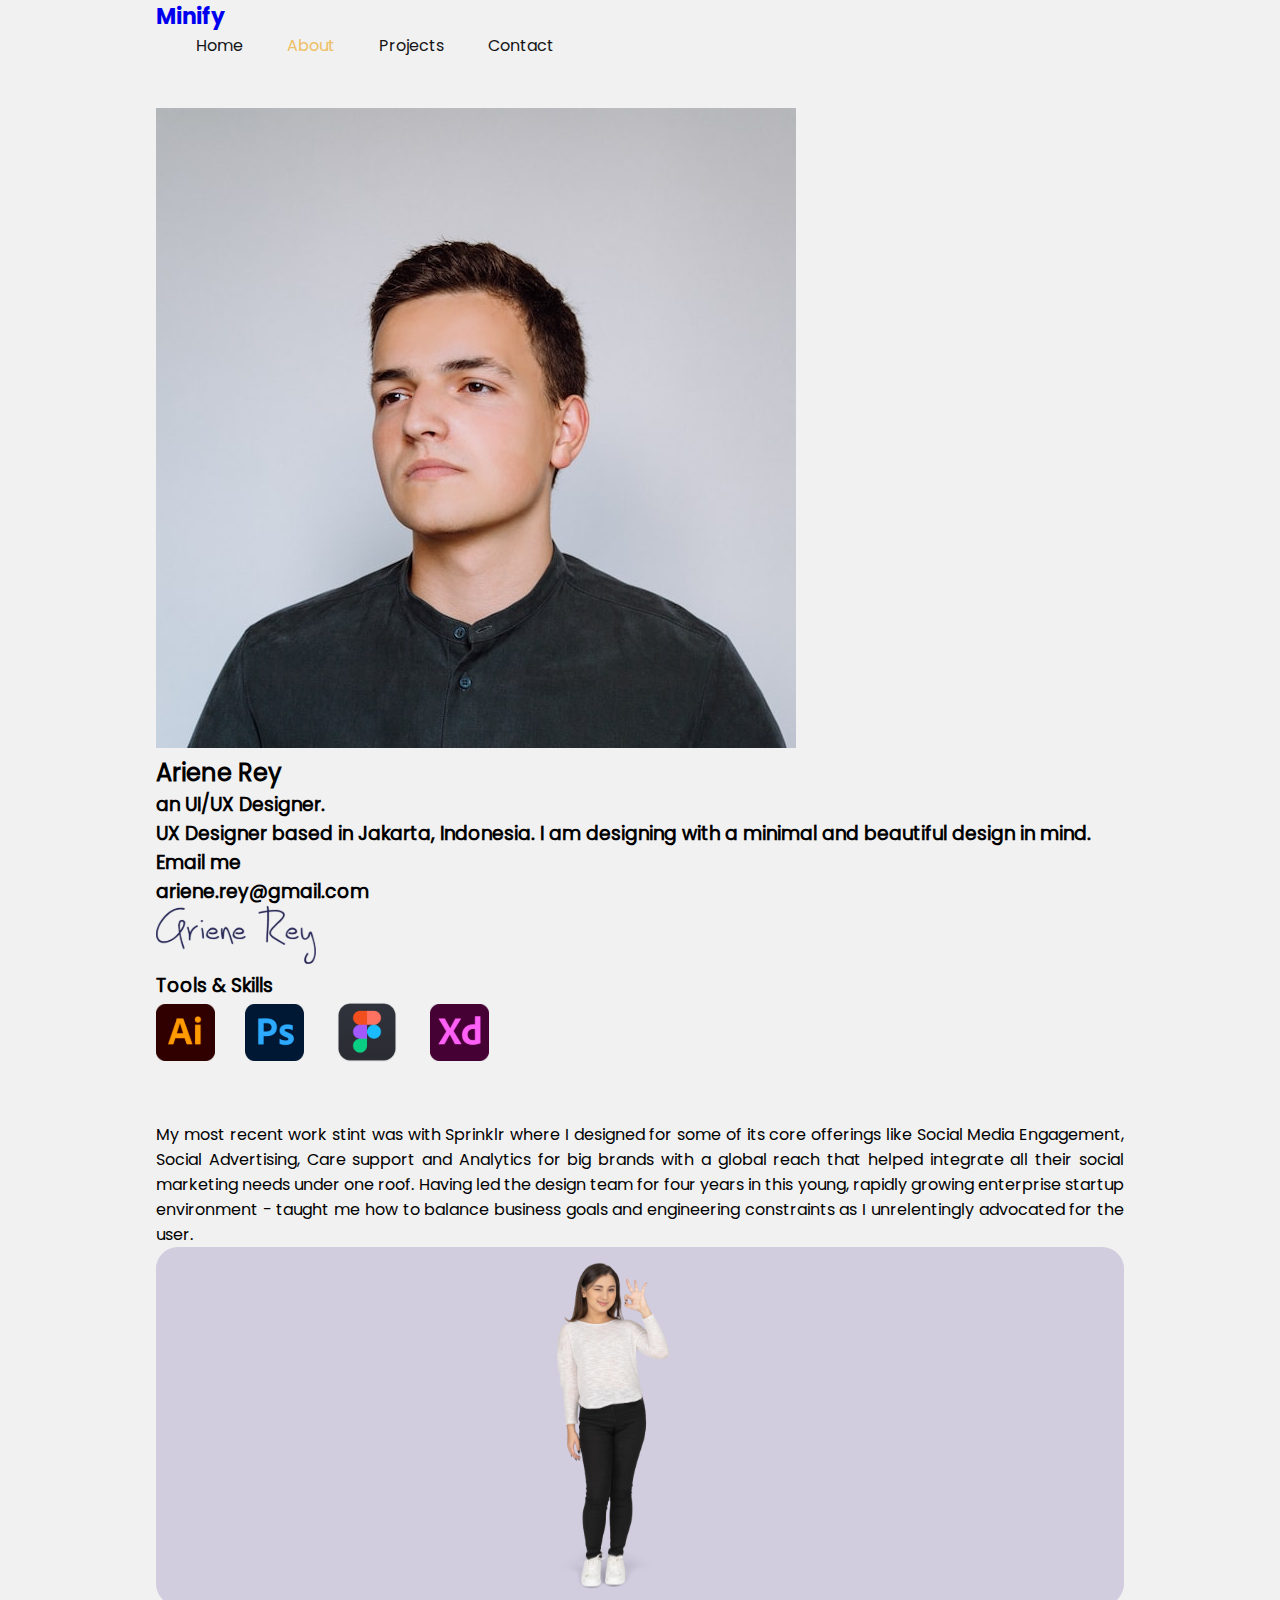
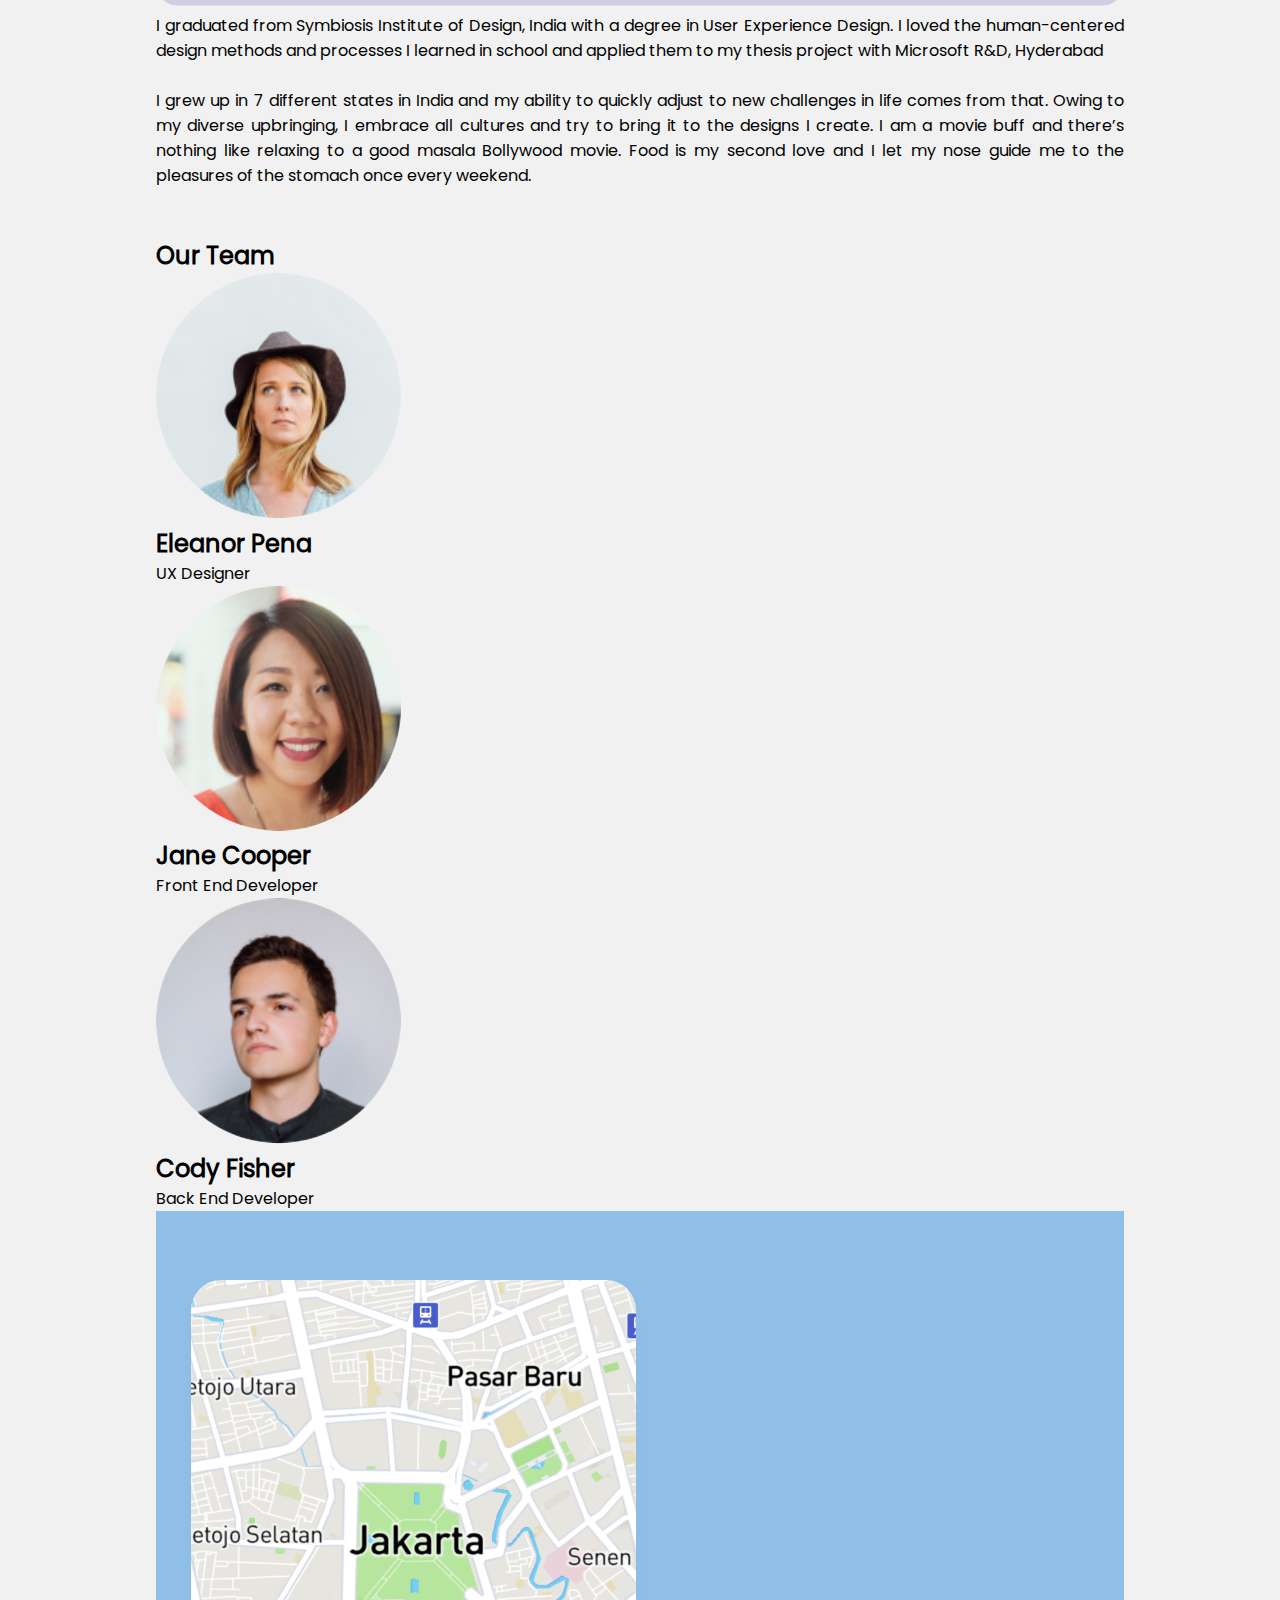
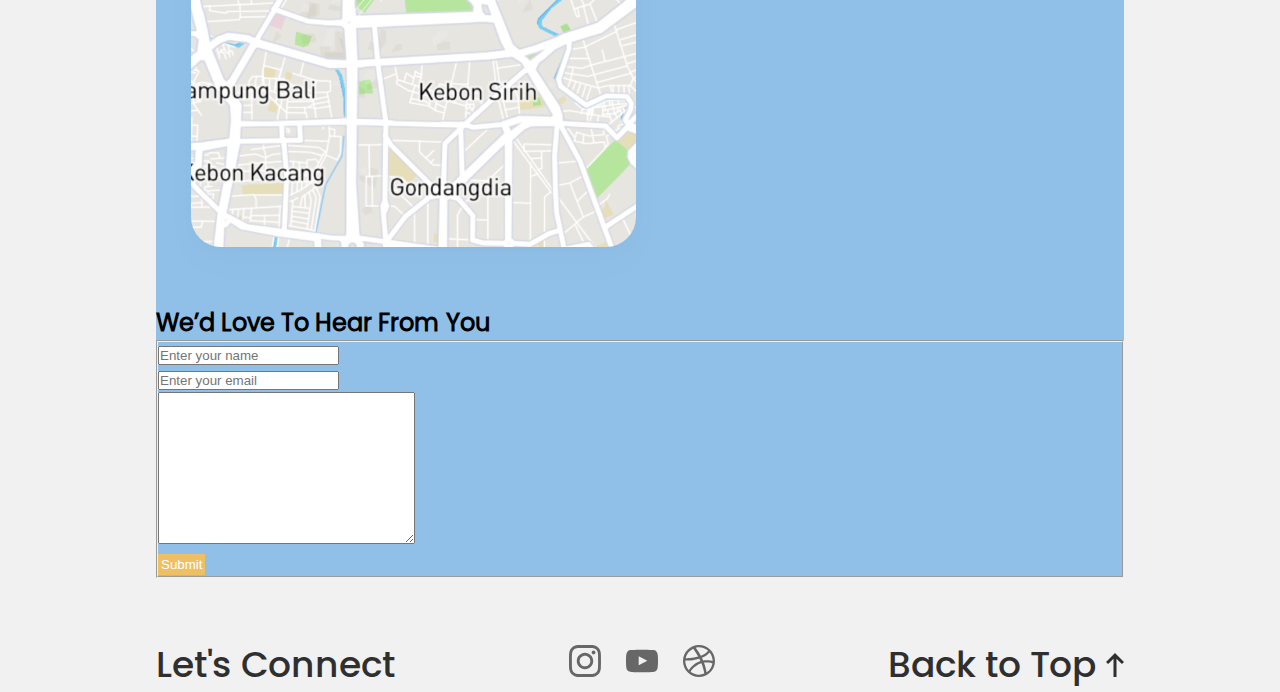
<file: about.html>
<!DOCTYPE html>
<html lang="pt-BR">

<head>
    <meta charset="UTF-8">
    <meta http-equiv="X-UA-Compatible" content="IE=edge">
    <meta name="viewport" content="width=device-width, initial-scale=1.0">
    <title>About</title>
    <!-- bootstrap icons -->
    <link rel="stylesheet" href="https://cdn.jsdelivr.net/npm/bootstrap-icons@1.9.1/font/bootstrap-icons.css">
    <!-- bootstrap 5.2 -->
    <link href="https://cdn.jsdelivr.net/npm/bootstrap@5.2.2/dist/css/bootstrap.min.css" rel="stylesheet"
        integrity="sha384-Zenh87qX5JnK2Jl0vWa8Ck2rdkQ2Bzep5IDxbcnCeuOxjzrPF/et3URy9Bv1WTRi" crossorigin="anonymous">
    <link rel="stylesheet" href="./assets/css/style.css">
</head>

<body>
    <header class="text-center mx-1">
        <nav class="navbar navbar-expand-lg ">
            <div class="container-fluid">
                <a class="navbar-brand title-brand" href="#">Minify</a>
                <ul class="navbar-nav d-flex flex-row">
                    <li class="nav-item">
                        <a class="nav-link" aria-current="page" href="./index.html">Home</a>
                    </li>
                    <li class="nav-item">
                        <a class="nav-link active" href="./about.html">About</a>
                    </li>

                    <li class="nav-item">
                        <a class="nav-link" href="./projects.html">Projects</a>
                    </li>
                    <li class="nav-item">
                        <a class="nav-link" href="#">Contact</a>
                    </li>
                </ul>

            </div>
        </nav>
    </header>
        <main>
            <section>
                <div class="row">
                    <div class="col">
                        <img class="w-100 rounded-5" src="./assets/images/alex-suprun-ZHvM3XIOHoE-unsplash.jpg" alt="">

                    </div>
                    <div class="col text-start">
                        <h2 class="fs-3 fw-bolder py-1">Ariene Rey</h2>
                        <h3 class="fs-6">an UI/UX Designer.</h3>
                        <h3 class="fs-6">UX Designer based in Jakarta, Indonesia.
                            I am designing with a minimal and beautiful design in mind.</h3>
                        <h3 class="fs-6">Email me</h3>
                        <h3 class="fs-6 fw-bolder">ariene.rey@gmail.com</h3>
                        <div class="py-2">
                            <svg width="160" height="58" viewBox="0 0 160 58" fill="none"
                                xmlns="http://www.w3.org/2000/svg" xmlns:xlink="http://www.w3.org/1999/xlink">
                                <rect width="160" height="58" fill="url(#pattern0)" />
                                <defs>
                                    <pattern id="pattern0" patternContentUnits="objectBoundingBox" width="1" height="1">
                                        <use xlink:href="#image0_66_24"
                                            transform="translate(0 -0.0068332) scale(0.00262467 0.00724047)" />
                                    </pattern>
                                    <image id="image0_66_24" width="381" height="140"
                                        xlink:href="[data-uri]" />
                                </defs>
                            </svg>
                        </div>
                        <h3 class="fs-06 fw-bold py-2">Tools & Skills</h3>
                        <div class="py-0">
                            <svg width="333" height="65" viewBox="0 0 333 65" fill="none"
                                xmlns="http://www.w3.org/2000/svg" xmlns:xlink="http://www.w3.org/1999/xlink">
                                <rect y="4" width="59" height="57" fill="url(#pattern1)" />
                                <rect x="89" y="4" width="59" height="57" fill="url(#pattern2)" />
                                <rect x="178" width="66" height="65" fill="url(#pattern3)" />
                                <rect x="274" y="4" width="59" height="57" fill="url(#pattern4)" />
                                <defs>
                                    <pattern id="pattern1" patternContentUnits="objectBoundingBox" width="1" height="1">
                                        <use xlink:href="#image0_58_15"
                                            transform="translate(0 -0.00474068) scale(0.000951475 0.00098486)" />
                                    </pattern>
                                    <pattern id="pattern2" patternContentUnits="objectBoundingBox" width="1" height="1">
                                        <use xlink:href="#image1_58_15"
                                            transform="translate(0 -0.00460526) scale(0.000833333 0.000862573)" />
                                    </pattern>
                                    <pattern id="pattern3" patternContentUnits="objectBoundingBox" width="1" height="1">
                                        <use xlink:href="#image2_58_15"
                                            transform="translate(0 -0.00769231) scale(0.0013587 0.0013796)" />
                                    </pattern>
                                    <pattern id="pattern4" patternContentUnits="objectBoundingBox" width="1" height="1">
                                        <use xlink:href="#image3_58_15"
                                            transform="translate(0 -0.00474068) scale(0.000951475 0.00098486)" />
                                    </pattern>
                                    <image id="image0_58_15" width="1051" height="1025"
                                        xlink:href="[data-uri]" />
                                    <image id="image1_58_15" width="1200" height="1170"
                                        xlink:href="[data-uri]" />
                                    <image id="image2_58_15" width="736" height="736"
                                        xlink:href="[data-uri]" />
                                    <image id="image3_58_15" width="1051" height="1025"
                                        xlink:href="[data-uri]" />
                                </defs>
                            </svg>

                        </div>

                    </div>
                </div>

            </section>

            <section class="fs-5 text-black-50 text-align-justify lh-base">
                <p class="">My most recent work stint was with Sprinklr where I designed for some of its core offerings
                    like Social Media Engagement, Social Advertising, Care support and Analytics for big brands with a
                    global reach that helped integrate all their social marketing needs under one roof. Having led the
                    design team for four years in this young, rapidly growing enterprise startup environment - taught me
                    how to balance business goals and engineering constraints as I unrelentingly advocated for the user.
                </p>
                <div class="text-center w-100 my-5">
                    <img src="/assets/images/woman.svg" alt="" srcset="">

                </div>

                <p>I graduated from Symbiosis Institute of Design, India with a degree in User Experience Design. I
                    loved the human-centered design methods and processes I learned in school and applied them to my
                    thesis project with Microsoft R&D, Hyderabad
                    <br><br>
                    I grew up in 7 different states in India and my ability to quickly adjust to new challenges in life
                    comes from that. Owing to my diverse upbringing, I embrace all cultures and try to bring it to the
                    designs I create. I am a movie buff and there’s nothing like relaxing to a good masala Bollywood
                    movie. Food is my second love and I let my nose guide me to the pleasures of the stomach once every
                    weekend.
                </p>

            </section>
            <section class="my-3">
                <h2 class="fs-02 fw-bolder my-5">Our Team</h2>
                <div class="row row-cols-auto text-center justify-content-around">
                    <div class="col">
                        <img src="./assets/images/team/woman.svg" alt="">
                        <h2 class="fs-5">Eleanor Pena</h2>
                        <p class="text-black-50 ">UX Designer</p>
                    </div>
                    <div class="col">
                        <img src="./assets/images/team/woman2.svg" alt="">
                        <h2 class="fs-5">Jane Cooper</h2>
                        <p class="text-black-50 ">Front End Developer</p>
                    </div>
                    <div class="col">
                        <img src="./assets/images/team/man.svg" alt="">
                        <h2 class="fs-5">Cody Fisher</h2>
                        <p class="text-black-50 ">Back End Developer</p>
                    </div>
                </div>
            </section>

            <!-- Form -->
            <section class="bg-form">
                <div class="row w-100">
                    <div class="col rounded-4 ">
                        <img class="w-100" src="./assets/images/maps.svg" alt="">
                    </div>
                    <div class="col">
                        <h2 class="text-light fs-2 fw-bolder my-2">
                            We’d Love To Hear From You
                        </h2>
                        <!-- form -->
                        <form class="text-end">
                            <fieldset>
                                <div class="mb-3">

                                    <input type="text" id="disabledTextInput" class="form-control"
                                        placeholder="Enter your name">
                                </div>
                                <div class="mb-3">

                                    <input type="text" id="disabledTextInput" class="form-control"
                                        placeholder="Enter your email">
                                </div>
                                <div class="mb-3 ">

                                    <textarea class="form-control" name="" id="" cols="30" rows="10"></textarea>

                                </div>
                                <button type="submit" class="btn btn-primary fw-bolder">Submit</button>
                            </fieldset>
                        </form>
                    </div>
                </div>
            </section>
        </main>

        <footer class="container-fluid">
            <span class="fs-2">Let's Connect</span>
            <div>
                <svg width="146" height="32" viewBox="0 0 146 32" fill="none" xmlns="http://www.w3.org/2000/svg">
                    <g clip-path="url(#clip0_54_337)">
                        <path
                            d="M16 2.88125C20.275 2.88125 20.7813 2.9 22.4625 2.975C24.025 3.04375 24.8688 3.30625 25.4313 3.525C26.175 3.8125 26.7125 4.1625 27.2688 4.71875C27.8313 5.28125 28.175 5.8125 28.4625 6.55625C28.6813 7.11875 28.9438 7.96875 29.0125 9.525C29.0875 11.2125 29.1063 11.7188 29.1063 15.9875C29.1063 20.2625 29.0875 20.7688 29.0125 22.45C28.9438 24.0125 28.6813 24.8563 28.4625 25.4188C28.175 26.1625 27.825 26.7 27.2688 27.2563C26.7063 27.8188 26.175 28.1625 25.4313 28.45C24.8688 28.6688 24.0188 28.9313 22.4625 29C20.775 29.075 20.2688 29.0938 16 29.0938C11.725 29.0938 11.2188 29.075 9.5375 29C7.975 28.9313 7.13125 28.6688 6.56875 28.45C5.825 28.1625 5.2875 27.8125 4.73125 27.2563C4.16875 26.6938 3.825 26.1625 3.5375 25.4188C3.31875 24.8563 3.05625 24.0063 2.9875 22.45C2.9125 20.7625 2.89375 20.2563 2.89375 15.9875C2.89375 11.7125 2.9125 11.2063 2.9875 9.525C3.05625 7.9625 3.31875 7.11875 3.5375 6.55625C3.825 5.8125 4.175 5.275 4.73125 4.71875C5.29375 4.15625 5.825 3.8125 6.56875 3.525C7.13125 3.30625 7.98125 3.04375 9.5375 2.975C11.2188 2.9 11.725 2.88125 16 2.88125ZM16 0C11.6563 0 11.1125 0.01875 9.40625 0.09375C7.70625 0.16875 6.5375 0.44375 5.525 0.8375C4.46875 1.25 3.575 1.79375 2.6875 2.6875C1.79375 3.575 1.25 4.46875 0.8375 5.51875C0.44375 6.5375 0.16875 7.7 0.09375 9.4C0.01875 11.1125 0 11.6563 0 16C0 20.3438 0.01875 20.8875 0.09375 22.5938C0.16875 24.2938 0.44375 25.4625 0.8375 26.475C1.25 27.5313 1.79375 28.425 2.6875 29.3125C3.575 30.2 4.46875 30.75 5.51875 31.1563C6.5375 31.55 7.7 31.825 9.4 31.9C11.1063 31.975 11.65 31.9938 15.9938 31.9938C20.3375 31.9938 20.8813 31.975 22.5875 31.9C24.2875 31.825 25.4563 31.55 26.4688 31.1563C27.5188 30.75 28.4125 30.2 29.3 29.3125C30.1875 28.425 30.7375 27.5313 31.1438 26.4813C31.5375 25.4625 31.8125 24.3 31.8875 22.6C31.9625 20.8938 31.9813 20.35 31.9813 16.0063C31.9813 11.6625 31.9625 11.1188 31.8875 9.4125C31.8125 7.7125 31.5375 6.54375 31.1438 5.53125C30.75 4.46875 30.2063 3.575 29.3125 2.6875C28.425 1.8 27.5313 1.25 26.4813 0.84375C25.4625 0.45 24.3 0.175 22.6 0.1C20.8875 0.01875 20.3438 0 16 0Z"
                            fill="#676767" />
                        <path
                            d="M16 7.78125C11.4625 7.78125 7.78125 11.4625 7.78125 16C7.78125 20.5375 11.4625 24.2188 16 24.2188C20.5375 24.2188 24.2188 20.5375 24.2188 16C24.2188 11.4625 20.5375 7.78125 16 7.78125ZM16 21.3312C13.0563 21.3312 10.6687 18.9438 10.6687 16C10.6687 13.0563 13.0563 10.6687 16 10.6687C18.9438 10.6687 21.3312 13.0563 21.3312 16C21.3312 18.9438 18.9438 21.3312 16 21.3312Z"
                            fill="#676767" />
                        <path
                            d="M26.4625 7.45635C26.4625 8.51885 25.6 9.3751 24.5438 9.3751C23.4813 9.3751 22.625 8.5126 22.625 7.45635C22.625 6.39385 23.4875 5.5376 24.5438 5.5376C25.6 5.5376 26.4625 6.4001 26.4625 7.45635Z"
                            fill="#676767" />
                    </g>
                    <path
                        d="M88.6812 9.5999C88.6812 9.5999 88.3688 7.39365 87.4062 6.4249C86.1875 5.1499 84.825 5.14365 84.2 5.06865C79.725 4.74365 73.0063 4.74365 73.0063 4.74365H72.9937C72.9937 4.74365 66.275 4.74365 61.8 5.06865C61.175 5.14365 59.8125 5.1499 58.5938 6.4249C57.6313 7.39365 57.325 9.5999 57.325 9.5999C57.325 9.5999 57 12.1937 57 14.7812V17.2062C57 19.7937 57.3187 22.3874 57.3187 22.3874C57.3187 22.3874 57.6312 24.5937 58.5875 25.5624C59.8063 26.8374 61.4063 26.7937 62.1188 26.9312C64.6813 27.1749 73 27.2499 73 27.2499C73 27.2499 79.725 27.2374 84.2 26.9187C84.825 26.8437 86.1875 26.8374 87.4062 25.5624C88.3688 24.5937 88.6812 22.3874 88.6812 22.3874C88.6812 22.3874 89 19.7999 89 17.2062V14.7812C89 12.1937 88.6812 9.5999 88.6812 9.5999ZM69.6938 20.1499V11.1562L78.3375 15.6687L69.6938 20.1499Z"
                        fill="#676767" />
                    <path fill-rule="evenodd" clip-rule="evenodd"
                        d="M130 0C121.167 0 114 7.16703 114 16C114 24.833 121.167 32 130 32C138.816 32 146 24.833 146 16C146 7.16703 138.816 0 130 0ZM140.568 7.37527C142.477 9.70065 143.623 12.6681 143.657 15.8785C143.206 15.7918 138.694 14.872 134.147 15.4447C134.043 15.2191 133.957 14.9761 133.853 14.7332C133.575 14.0738 133.263 13.397 132.95 12.7549C137.983 10.7072 140.273 7.75705 140.568 7.37527ZM130 2.36009C133.471 2.36009 136.646 3.66161 139.059 5.7961C138.816 6.14317 136.75 8.90239 131.892 10.7245C129.653 6.61171 127.171 3.24512 126.79 2.72451C127.813 2.48156 128.889 2.36009 130 2.36009ZM124.187 3.64425C124.551 4.13015 126.981 7.5141 129.254 11.5401C122.868 13.2408 117.228 13.2061 116.62 13.2061C117.505 8.9718 120.369 5.44902 124.187 3.64425ZM116.325 16.0174C116.325 15.8785 116.325 15.7397 116.325 15.6009C116.915 15.6182 123.544 15.705 130.364 13.6573C130.764 14.4208 131.128 15.2017 131.475 15.9826C131.302 16.0347 131.111 16.0868 130.937 16.1388C123.892 18.4121 120.143 24.6247 119.831 25.1453C117.662 22.7332 116.325 19.5228 116.325 16.0174ZM130 29.6746C126.842 29.6746 123.926 28.5987 121.618 26.7939C121.861 26.2907 124.638 20.9458 132.343 18.256C132.377 18.2386 132.395 18.2386 132.43 18.2213C134.356 23.2017 135.137 27.3839 135.345 28.5813C133.696 29.2928 131.892 29.6746 130 29.6746ZM137.618 27.3319C137.479 26.4989 136.75 22.5076 134.963 17.5965C139.25 16.9197 142.998 18.0304 143.466 18.1866C142.876 21.987 140.69 25.2668 137.618 27.3319Z"
                        fill="#676767" />
                    <defs>
                        <clipPath id="clip0_54_337">
                            <rect width="32" height="32" fill="white" />
                        </clipPath>
                    </defs>
                </svg>

            </div>
            <span class="fs-2">
                Back to Top
                <svg width="18" height="24" viewBox="0 0 18 24" fill="none" xmlns="http://www.w3.org/2000/svg">
                    <path d="M10.5 5.745L15.885 11.115L18 9L9 0L0 9L2.115 11.115L7.5 5.745V24H10.5V5.745Z"
                        fill="#2F2F2F" />
                </svg>

            </span>
        </footer>

    </header>
</body>

</html>
</file>
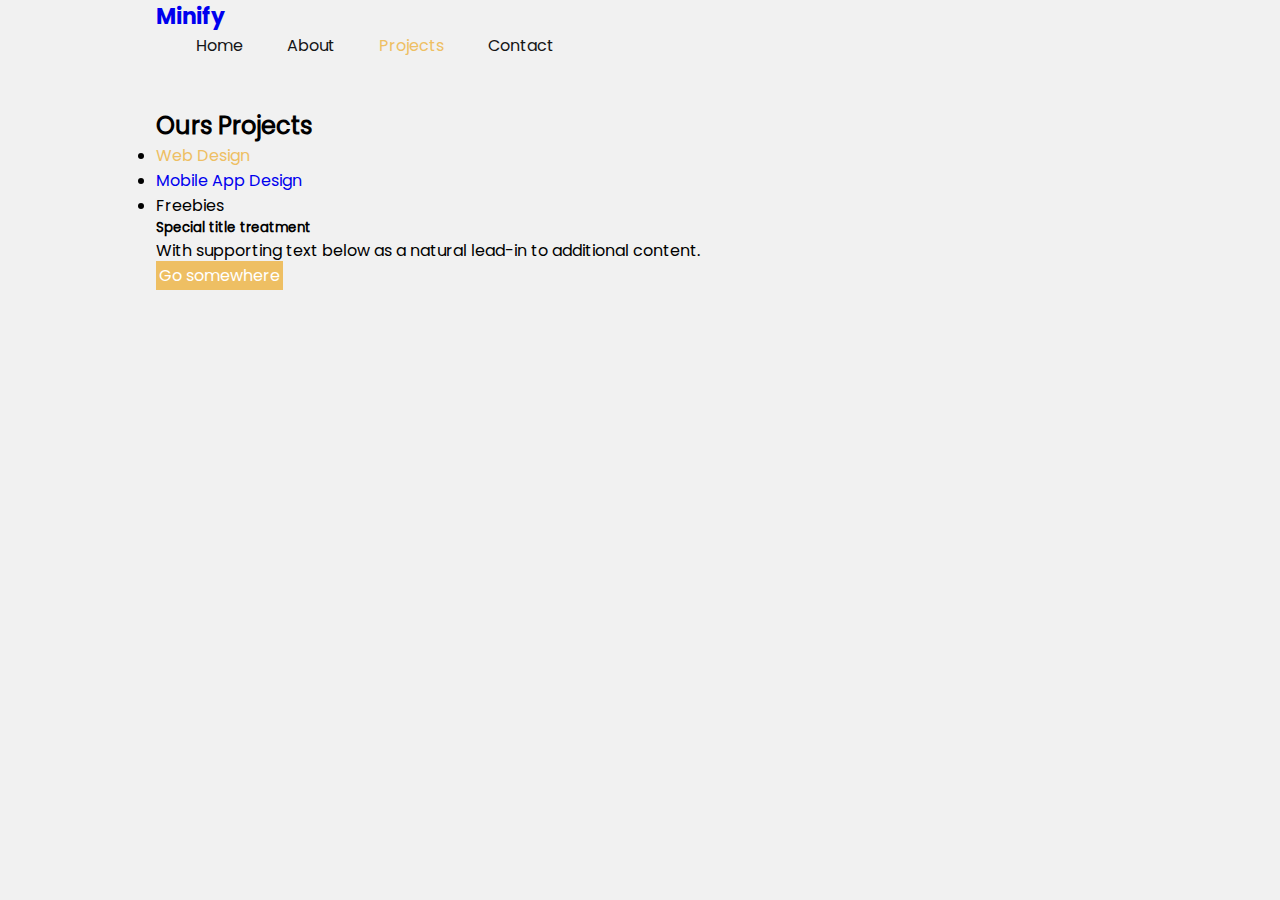
<file: projects.html>
<!DOCTYPE html>
<html lang="pt-BR">
<head>
    <meta charset="UTF-8">
    <meta http-equiv="X-UA-Compatible" content="IE=edge">
    <meta name="viewport" content="width=device-width, initial-scale=1.0">
    <title>Projects</title>
    <link rel="stylesheet" href="https://cdn.jsdelivr.net/npm/bootstrap-icons@1.9.1/font/bootstrap-icons.css">
    <!-- bootstrap 5.2 -->
    <link href="https://cdn.jsdelivr.net/npm/bootstrap@5.2.2/dist/css/bootstrap.min.css" rel="stylesheet"
        integrity="sha384-Zenh87qX5JnK2Jl0vWa8Ck2rdkQ2Bzep5IDxbcnCeuOxjzrPF/et3URy9Bv1WTRi" crossorigin="anonymous">
    <link rel="stylesheet" href="./assets/css/style.css">
</head>
<body>
    <header class="text-center mx-1">
        <nav class="navbar navbar-expand-lg ">
            <div class="container-fluid">
                <a class="navbar-brand title-brand" href="#">Minify</a>
                <ul class="navbar-nav d-flex flex-row">
                    <li class="nav-item">
                        <a class="nav-link" aria-current="page" href="./index.html">Home</a>
                    </li>
                    <li class="nav-item">
                        <a class="nav-link" href="./about.html">About</a>
                    </li>

                    <li class="nav-item">
                        <a class="nav-link active" href="#">Projects</a>
                    </li>
                    <li class="nav-item">
                        <a class="nav-link" href="#">Contact</a>
                    </li>
                </ul>

            </div>
        </nav>
    </header>
    <main>
        <section>
            <h2 class="fs-1 fw-bolder my-4">
                Ours Projects
            </h2>
            <div class="card text-center">
                <div class="card-header">
                  <ul class="nav nav-tabs card-header-tabs">
                    <li class="nav-item">
                      <a class="nav-link active" aria-current="true" href="#">Web Design</a>
                    </li>
                    <li class="nav-item">
                      <a class="nav-link" href="#">Mobile App Design</a>
                    </li>
                    <li class="nav-item">
                      <a class="nav-link">Freebies</a>
                    </li>
                  </ul>
                </div>
                <div class="card-body">
                  <h5 class="card-title">Special title treatment</h5>
                  <p class="card-text">With supporting text below as a natural lead-in to additional content.</p>
                  <a href="#" class="btn btn-primary">Go somewhere</a>
                </div>
              </div>
        </section>

    </main>
    <footer>

    </footer>
</body>
</html>
</file>
<file: assets/css/style.css>
/* fonts */
@font-face {
    font-family: "Poppins Regular";
    src: url("../fonts/Poppins/Poppins-Regular.ttf");
}
@font-face {
    font-family: "Poppins Medium";
    src: url("../fonts/Poppins/Poppins-Medium.ttf");
}
@font-face {
    font-family: "Poppins Light";
    src: url("../fonts/Poppins/Poppins-Light.ttf");
}
@font-face {
    font-family: "Poppins Black";
    src: url("../fonts/Poppins/Poppins-Black.ttf");
}
@font-face {
    font-family: "Poppins Bold";
    src: url("../fonts/Poppins/Poppins-Bold.ttf");
}
@font-face {
    font-family: "Poppins SemiBold";
    src: url("../fonts/Poppins/Poppins-SemiBold.ttf");
}

:root {
    /* color brand */
    --color-brand-button: #EEBF63;
    --color-brand-maps: #90C0E8;
    --color-brand-effect: #90C0E8;
    --color-brand-black-title: #1C1C1C;
    --color-brand-black-text: #1C1C1C;
    --color-brand-hero-black-text: #2F2F2F;
    --color-brand-hero-yellow-text: #EEBF63;
    --color-brand-grey-text: #828282;
    --color-brand-grey: #E1E1E1;
    --color-brand-bg-grey: #F1F1F1;
    --color-brand-write-text: #FFFFFF;
    --color-brand-yellow: #CD921E;
    --color-brand-blue: #486074;
    --color-text-nav: #151517;
    --color-bg-glad-card: #E9E9E9;
    --color-icons-social: #676767;
}

/* reset css */
* {
    /* border: rgba(255, 0, 0, 0.397) solid 1px; */

    margin: 0;
    padding: 0;
    text-decoration: none !important;

}

a i {
    color: var(--color-icons-social);
}

a i:hover {
    color: var(--color-brand-hero-yellow-text);
}

body {
    background-color: var(--color-brand-bg-grey);
    padding: 0 156px;
    font-family: "Poppins Regular";
}

section {
    padding: 50px 0 0;
}

.title-brand {
    font-family: "Poppins Bold";
    font-size: 22px;
}

header li {
    list-style-type: none;
    display: inline;
    margin-left: 40px;

}

header li a {
    text-decoration: none;
    color: var(--color-text-nav);
    
}

.nav-item a:hover {
    color: var(--color-brand-button) !important;
    font-weight: bold;
}

.navbar-options {
    text-decoration: none;
    font-family: "Poppins Medium";
    font-size: 16px;
}

.hero {
    width: auto;
    display: flex
}

.hero-btn {
    margin: 44px 0 0;
}

.text1 {
    font-family: "Poppins Medium";
    line-height: 36px;
    color: var(--color-brand-grey-text);
    margin: 0 0 16px;
}

.text2 {
    margin: 16px 0 15px;
    font-family: "Poppins Semibold";
    line-height: 62px;
    color: var(--color-brand-hero-black-text);

}
h2 span {
    color: var(--color-brand-hero-yellow-text);
}

.follow {
    color: var(--color-brand-grey-text);
    font-size: 18px;
    line-height: 30px;
}
.follow i {
    font-size: 32px;
    margin: 0 0 0 30px;
}

.HoverClassBtn1:hover{
    background-color: var(--color-brand-bg-grey);
    border: var(--color-brand-button) solid;
    color: var(--color-brand-hero-black-text);
}

.HoverClassBtn2:hover{
    background-color: var(--color-brand-button);
    color: var(--color-brand-write-text);
    border: var(--color-brand-button) solid;
}

.btn {
    background-color: var(--color-brand-button);
    color: var(--color-brand-write-text);
    border: var(--color-brand-button) solid;

}

.btn:hover {
    background-color: var(--color-brand-bg-grey);
    border: var(--color-brand-button) solid;
    color: var(--color-brand-hero-black-text);

}

button svg {
    vertical-align: middle;
    margin: 0 12px 0 0;
}

.btn2 {
    background-color: var(--color-brand-bg-grey);
    border: var(--color-brand-button) solid;
    color: var(--color-brand-hero-black-text);
}

.btn2:hover {
    background-color: var(--color-brand-button);
    color: var(--color-brand-write-text);
    font-family: "Poppins SemiBold";
    border: var(--color-brand-button) solid;
    border-radius: 10px;

}

.hero-image {
    width: auto;
    text-align: right;
}

.hero-image img {
    margin: 77px 0 0;

}

.hero-image-circule {
    z-index: -1;
    position: absolute;
    top: 50px;
    left: 650px;
    margin: 42px 59px 0 0;
    border-radius: 50%;
    width: 460px;
    height: 460px;
    border: var(--color-brand-grey-text) solid 2px;
    text-align: right;
    opacity: 16%;
}

.hero-image-points {
    text-align: right;
    width: 245px;
    height: 179.46px;
    z-index: -1;
    position: absolute;
    opacity: 50%;
    top: 417px;
    right: 517px;
}

.hero-image-points svg {
    fill: var(--color-brand-hero-yellow-text);
}

.glad-card {
    border-radius: 45px;
    background-color: var(--color-bg-glad-card);
    margin-top: 83px;
    padding-top: 63px;
    width: auto;
    height: auto;

}

.title-recent-project {
    width: max-content;
    display: inline-flex;
    align-content: center;
    align-items: center;
    flex-wrap: nowrap;
    justify-content: space-between;
}
.title-recent-project,
h2 {
    margin-bottom: 0 !important;
}

.glad-card-image {
    object-fit: cover;
    border-radius: 30px;
    text-align: left;
    transform: scaleX(-1);
}

.title {
    font-family: "Poppins SemiBold";
    font-size: 48px;
    color: var(--color-text-nav);
}

.glad-card-text {
    font-family: "Poppins Regular";
    font-size: 24px;
    letter-spacing: 0;
    color: #000;
}

.glad-card-star {
    display: inline;
    height: 25px;
}
.projects-completed {
    font-family: "Poppins SemiBold";
    color: var(--color-brand-hero-black-text);
    font-size: 72px;
}

.projects-completed p {
    font-family: "Poppins Regular";
    font-size: 24px;
    color: var(--color-brand-grey-text);
}


.projects-stars p {
    font-family: "Poppins Regular";
    font-size: 24px;
    line-height: 36px;
    color: var(--color-brand-grey-text);
}

.card-projets {
    display: flex;
    align-content: flex-start;
    justify-content: space-between;
    align-items: center;
}

.card-recent-project img {
    width: 500px;
    height: 656px;
    margin: 56px 0 0;
    object-fit: cover;
    border-radius: 25px;
}

.card-recent-project-title {
    font-family: "Poppins SemiBold";
    font-size: 24px;
    color: var(--color-brand-black-text);
    margin: 20px 0 10px;

}

.card-recent-project-options {
    font-family: "Poppins Medium";
    font-size: 16px;
    color: var(--color-text-nav);
}

.card-recent-project-button {
    display: flex;
    flex-direction: row;
    align-items: center;
}

.hire-me {
    text-align: center;
}

.hire-me-title {
    font-family: "Poppins Light";
    line-height: 36px;
    color: var(--color-brand-hero-black-text);
}

.hire-me-subtitle {
    font-family: "Poppins Regular";
    line-height: 30px;
    color: var(--color-brand-grey-text);
}

.hire-me-cards {
    display: flex;
    flex-direction: row;
    align-items: center;
    justify-content: space-between;
    margin: 50px 0;
}

.cta {
    height: 313px !important;
    border-radius: 10px;
    background-color: var(--color-brand-button);
    height: auto;
    display: flex;
    flex-direction: row;
    flex-wrap: nowrap;
    align-content: center;
    justify-content: center;
    align-items: center;
}

.cta-text {
    padding-left: 80px;
    font-family: "Poppins SemiBold";
    color: #FFFFFF;
    text-align: start;
}

.cta-button1 {
    border-radius: 10px;
    border: none;
    width: 212.19px;
    height: 70px;
    background-color: #FFFFFF;
    color: var(--color-brand-hero-black-text);
    font-family: "Poppins SemiBold";
    font-size: 24px;
}

.cta-button2 {
    width: 273.25px;
    height: 70px;
    border: #FFFFFF solid 2px;
    border-radius: 10px;
    background-color: var(--color-brand-button);
    color: #FFFFFF;
    font-family: "Poppins Bold";
    font-size: 24px;
}

.brands svg {
    width: 100%;
}


.section-slide-user-cards {
    background-image: url("../images/background-clients.svg");
    position: relative;
    left: -156px;
    right: 0;
    width: 100vw;
    height: 483px;
    padding: 0 156px;
    display: flex;
    flex-direction: column;
    flex-wrap: nowrap;
    align-content: center;
    justify-content: center;
    align-items: center;
}

.slider-user-title {
    text-align: center;
    height: auto;
    font-family: "Poppins SemiBold";
    line-height: 60px;
    color: #FFFFFF;
}

.slider-user-card {
    border-radius: 30px 0 30px 30px;
    background-color: #FFFFFF;
    width: 350px !important;

}

.slider-user-card p {
    font-size: 21px;
    color: var(--color-text-nav);
}

.slider-user-card div {
    width: 100%;
    margin-top: 42px;
    display: inline-flex;
}


.slider-user-card div h2 {

    width: auto;
    font-family: "Poppins SemiBold";
    font-size: 12px;
    color: var(--color-brand-hero-black-text);
}
.slider-user-card div h3 {
    font-family: "Poppins Light";
    font-size: 14px;
    line-height: 24px;
    color: #676767;
}

footer {
    display: inline-flex;
    justify-content: space-between;
    align-items: center;
    flex-direction: row;
    flex-wrap: nowrap;
    width: 100%;
    margin-top: 59px;
    font-family: "Poppins Medium";
    font-size: 36px;
    color: var(--color-brand-hero-black-text);
}

footer p {
    line-height: 36px;
    font-size: 24px;

}


.text-align-justify{
    text-align: justify;
}

.bg-form{
    background-color: #90C0E8;
}

.active{
    color: var(--color-brand-hero-yellow-text) !important;
}

.card{
    --bs-card-cap-bg: rgb(241 241 241) !important;
    --bs-card-border-color: none;
}

.nav{
    --bs-nav-link-color: none;
}
</file>
